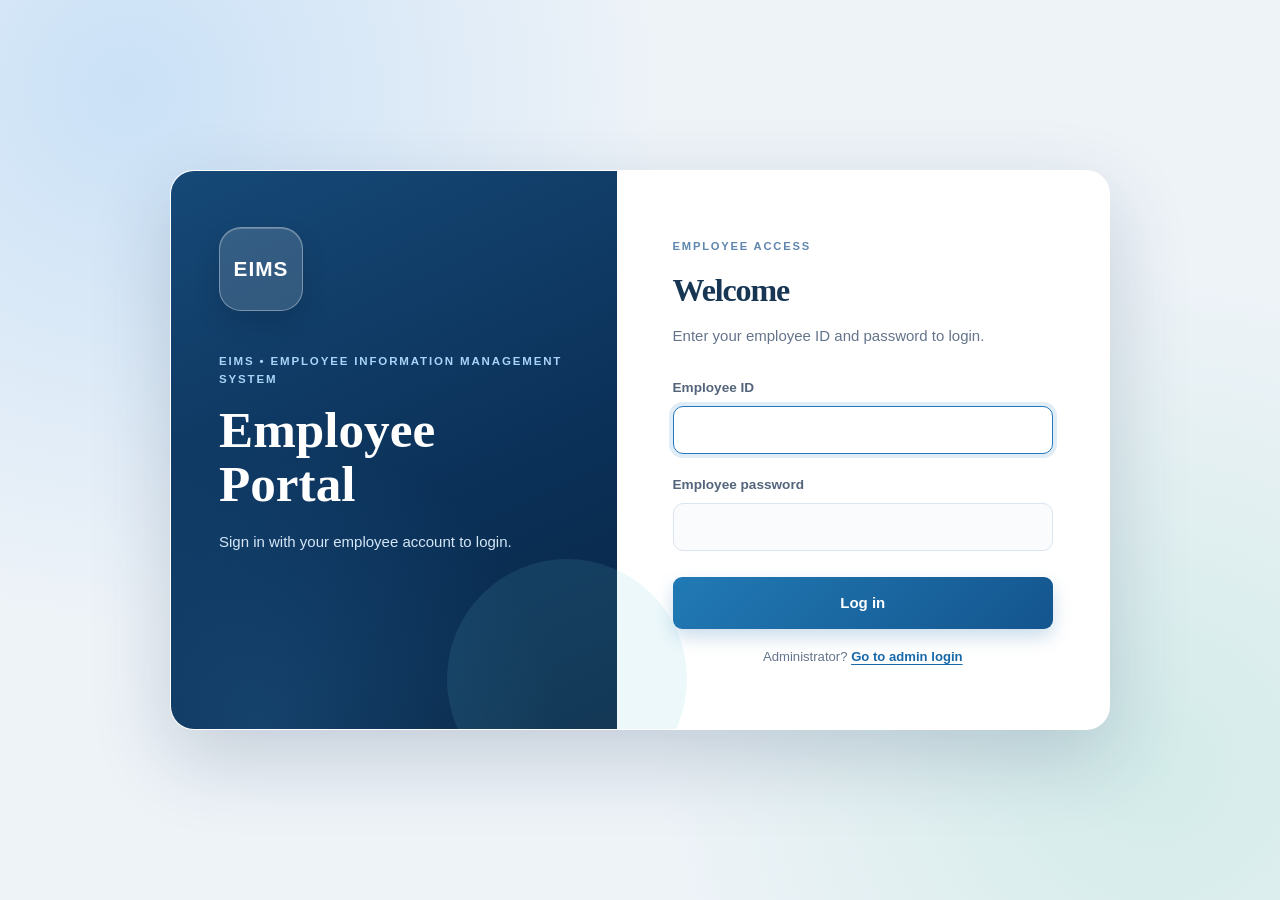
<file: index.html>
<!DOCTYPE html>
<html lang="en">
<head>
    <meta charset="UTF-8">
    <meta name="viewport" content="width=device-width, initial-scale=1.0">
    <title>Employee Login | SAOC Attendance</title>
    <style>
        * {
            box-sizing: border-box;
        }

        body {
            margin: 0;
            color: #16233a;
            background: #eef3f8;
            font-family: "Segoe UI", "Trebuchet MS", Arial, sans-serif;
            font-size: 15px;
            line-height: 1.55;
        }

        h1,
        h2 {
            font-family: Georgia, "Times New Roman", serif;
        }

        img {
            max-width: 100%;
        }

        .auth-page {
            display: grid;
            min-height: 100vh;
            place-items: center;
            padding: 24px;
            background:
                radial-gradient(circle at top left, #d7e9fb 0, transparent 45%),
                radial-gradient(circle at bottom right, #d3f1ef 0, transparent 40%),
                #eef3f8;
        }

        .auth-shell {
            display: grid;
            grid-template-columns: minmax(280px, 0.95fr) minmax(320px, 1.05fr);
            width: min(940px, 100%);
            min-height: 560px;
            overflow: hidden;
            border-radius: 24px;
            background: #fff;
            box-shadow: 0 24px 70px rgba(30, 69, 111, 0.18);
        }

        .auth-brand-panel {
            position: relative;
            padding: 56px 48px;
            color: #fff;
            background: linear-gradient(155deg, #0e3a6e 0%, #0a2c55 55%, #071f3d 100%);
        }

        .auth-brand-panel::after {
            position: absolute;
            right: -70px;
            bottom: -70px;
            width: 240px;
            height: 240px;
            border-radius: 50%;
            background: rgba(103, 194, 214, 0.12);
            content: "";
        }

        .auth-logo {
            display: grid;
            width: 84px;
            height: 84px;
            place-items: center;
            margin-bottom: 42px;
            border: 1px solid rgba(255, 255, 255, 0.35);
            border-radius: 20px;
            background: rgba(255, 255, 255, 0.12);
            color: #fff;
            font-size: 1.3rem;
            font-weight: 700;
            letter-spacing: 0.05em;
        }

        .eyebrow {
            margin: 0;
            color: #a9d3f7;
            font-size: 0.72rem;
            font-weight: 700;
            letter-spacing: 0.16em;
            text-transform: uppercase;
        }

        .auth-brand-panel h1 {
            margin: 14px 0 18px;
            font-size: clamp(2.1rem, 4vw, 3.4rem);
            line-height: 1.06;
        }

        .brand-copy {
            position: relative;
            z-index: 1;
            max-width: 310px;
            margin: 0;
            color: #d5e7f7;
            line-height: 1.7;
        }

        .auth-card {
            display: flex;
            flex-direction: column;
            justify-content: center;
            padding: 56px 52px;
        }

        .section-kicker {
            display: inline-block;
            color: #5f86ae;
            font-size: 0.7rem;
            font-weight: 700;
            letter-spacing: 0.16em;
            text-transform: uppercase;
        }

        .auth-card-heading h2 {
            margin: 10px 0 8px;
            font-size: 2rem;
        }

        .auth-card-heading p {
            margin: 0;
            color: #64748b;
        }

        .auth-form {
            display: grid;
            gap: 8px;
            margin-top: 30px;
        }

        .auth-form label {
            color: #53647b;
            font-size: 0.85rem;
            font-weight: 700;
        }

        .auth-form input {
            width: 100%;
            height: 48px;
            margin-bottom: 12px;
            padding: 0 14px;
            border: 1px solid #dfe8f1;
            border-radius: 10px;
            background: #f8fbfe;
            color: #16233a;
            font: inherit;
        }

        .auth-form input:focus {
            border-color: #2478bd;
            box-shadow: 0 0 0 3px rgba(36, 120, 189, 0.15);
            outline: none;
        }

        .primary-button {
            display: block;
            width: 100%;
            margin-top: 6px;
            padding: 14px 18px;
            border: 0;
            border-radius: 9px;
            background: linear-gradient(135deg, #1567a8, #0e4f86);
            box-shadow: 0 8px 18px rgba(18, 100, 163, 0.28);
            color: #fff;
            text-align: center;
            text-decoration: none;
            cursor: pointer;
            font: inherit;
            font-weight: 700;
            transition: background 0.15s ease, transform 0.1s ease;
        }

        .primary-button:hover {
            background: linear-gradient(135deg, #0e4f86, #0a3f6b);
        }

        .primary-button:active {
            transform: translateY(1px);
        }

        .static-note {
            margin: 18px 0 0;
            color: #64748b;
            font-size: 0.82rem;
            text-align: center;
        }

        @media (max-width: 800px) {
            .auth-shell {
                grid-template-columns: 1fr;
                min-height: 0;
            }

            .auth-brand-panel {
                padding: 34px 30px;
            }

            .auth-logo {
                width: 60px;
                height: 60px;
                margin-bottom: 22px;
            }

            .auth-card {
                padding: 36px 28px;
            }
        }

        @media (max-width: 600px) {
            .auth-page {
                padding: 16px;
            }
        }

        .auth-page {
            background:
                radial-gradient(circle at 10% 10%, rgba(188, 218, 246, 0.72), transparent 38%),
                radial-gradient(circle at 90% 85%, rgba(190, 229, 222, 0.56), transparent 36%),
                #eef3f8;
        }

        .auth-shell {
            border: 1px solid rgba(255, 255, 255, 0.8);
            box-shadow: 0 28px 80px rgba(24, 57, 91, 0.2);
        }

        .auth-brand-panel {
            background:
                radial-gradient(circle at 20% 100%, rgba(57, 139, 198, 0.24), transparent 45%),
                linear-gradient(155deg, #164977 0%, #0b3159 58%, #082544 100%);
        }

        .auth-logo {
            border-radius: 22px;
            background: rgba(255, 255, 255, 0.14);
            box-shadow: inset 0 1px rgba(255, 255, 255, 0.22), 0 12px 24px rgba(3, 20, 38, 0.16);
        }

        .auth-card {
            padding: 60px 56px;
        }

        .auth-card-heading h2 {
            color: #173653;
            letter-spacing: -0.035em;
        }

        .auth-form input {
            border-color: #dbe5ef;
            background: #f9fbfd;
            transition: border-color 150ms ease, box-shadow 150ms ease, background-color 150ms ease;
        }

        .auth-form input:hover {
            border-color: #b7cadc;
        }

        .auth-form input:focus {
            border-color: #2478bd;
            background: #fff;
            box-shadow: 0 0 0 4px rgba(36, 120, 189, 0.14);
        }

        .primary-button {
            background: linear-gradient(135deg, #217ab5, #14558e);
            box-shadow: 0 8px 18px rgba(18, 100, 163, 0.22);
            transition: background 150ms ease, box-shadow 150ms ease, transform 150ms ease;
        }

        .primary-button:hover {
            background: linear-gradient(135deg, #1769a3, #104575);
            box-shadow: 0 10px 22px rgba(18, 100, 163, 0.28);
            transform: translateY(-1px);
        }

        .static-note a {
            color: #1769aa;
            font-weight: 700;
            text-decoration-thickness: 1px;
            text-underline-offset: 3px;
        }

        :focus-visible {
            outline: 3px solid rgba(41, 132, 194, 0.45);
            outline-offset: 3px;
        }

        @media (max-width: 800px) {
            .auth-card {
                padding: 40px 32px;
            }
        }
    </style>
</head>
<body class="auth-page employee-auth-page">
    <main class="auth-shell">
        <section class="auth-brand-panel">
            <div class="auth-logo" aria-label="Employee information management system">EIMS</div>
            <p class="eyebrow">EIMS • EMPLOYEE INFORMATION MANAGEMENT SYSTEM</p>
            <h1>Employee<br>Portal</h1>
            <p class="brand-copy">Sign in with your employee account to login.</p>
        </section>

        <section class="auth-card">
            <div class="auth-card-heading">
                <span class="section-kicker">Employee access</span>
                <h2>Welcome</h2>
                <p>Enter your employee ID and password to login.</p>
            </div>

            <form class="auth-form" action="employee-home.html" method="get">
                <label for="employee-id">Employee ID</label>
                <input id="employee-id" name="employee_id" type="text" maxlength="50"
                       autocomplete="username" required autofocus>

                <label for="employee-password">Employee password</label>
                <input id="employee-password" name="password" type="password"
                       autocomplete="current-password" required>

                <button class="primary-button" type="submit">Log in</button>
            </form>
            <p class="static-note">Administrator? <a href="admin-login.html">Go to admin login</a></p>
        </section>
    </main>
</body>
</html>
</file>
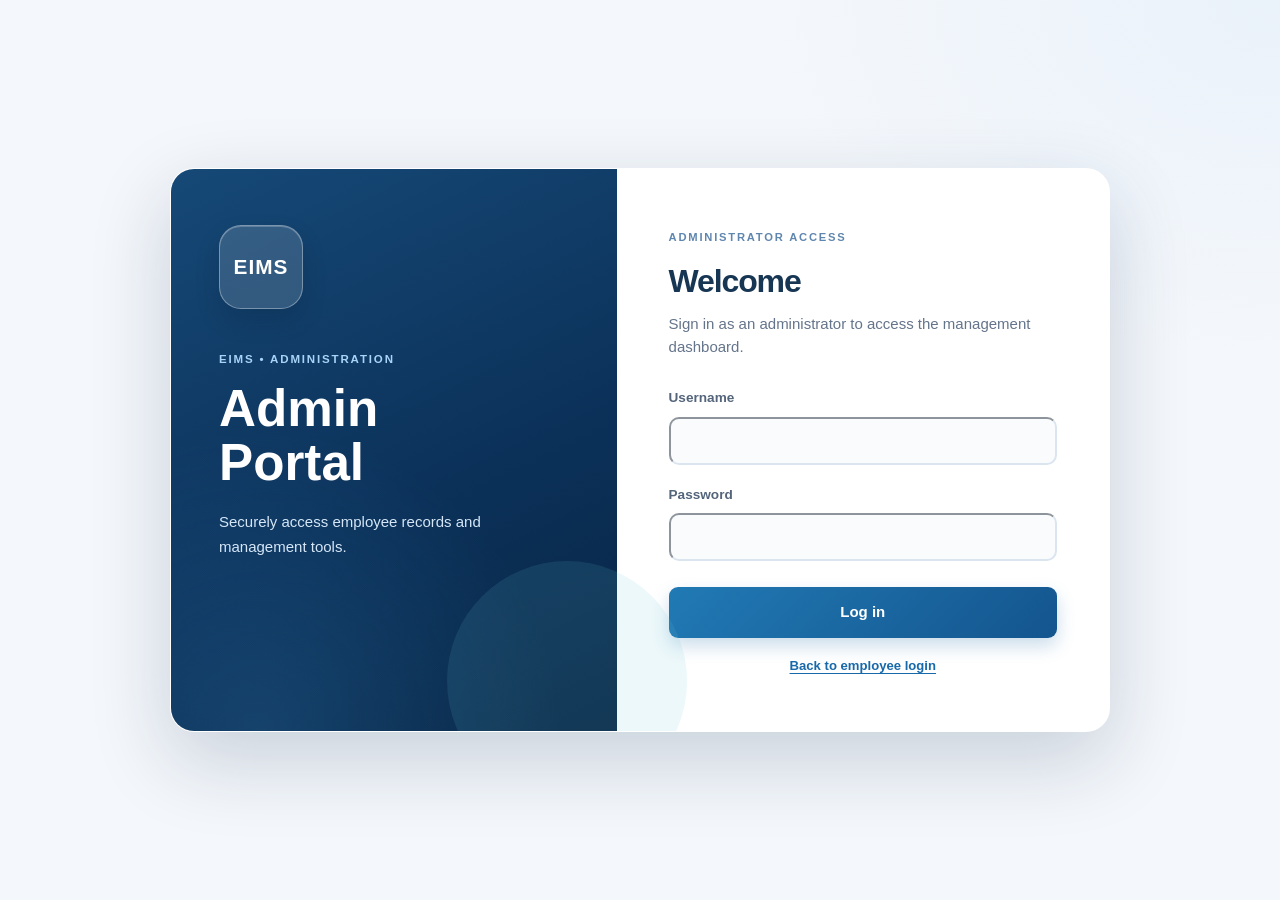
<file: admin-login.html>
<!DOCTYPE html>
<html lang="en">
<head>
    <meta charset="UTF-8">
    <meta name="viewport" content="width=device-width, initial-scale=1.0">
    <title>Admin Login | EIMS</title>
    <link rel="stylesheet" href="portal.css">
</head>
<body class="admin-login-page">
    <main class="auth-shell admin-auth-shell">
        <section class="auth-brand-panel">
            <div class="auth-logo" aria-label="Employee information management system">EIMS</div>
            <p class="eyebrow">EIMS • ADMINISTRATION</p>
            <h1>Admin<br>Portal</h1>
            <p class="brand-copy">Securely access employee records and management tools.</p>
        </section>

        <section class="auth-card">
            <div class="auth-card-heading">
                <span class="section-kicker">Administrator access</span>
                <h2>Welcome</h2>
                <p>Sign in as an administrator to access the management dashboard.</p>
            </div>
            <form class="auth-form" action="dashboard.html" method="get">
                <label for="admin-username">Username</label>
                <input id="admin-username" name="username" autocomplete="username" required>

                <label for="admin-password">Password</label>
                <input id="admin-password" name="password" type="password" autocomplete="current-password" required>

                <button class="primary-button" type="submit">Log in</button>
            </form>
            <p class="static-note"><a href="index.html">Back to employee login</a></p>
        </section>
    </main>
</body>
</html>
</file>
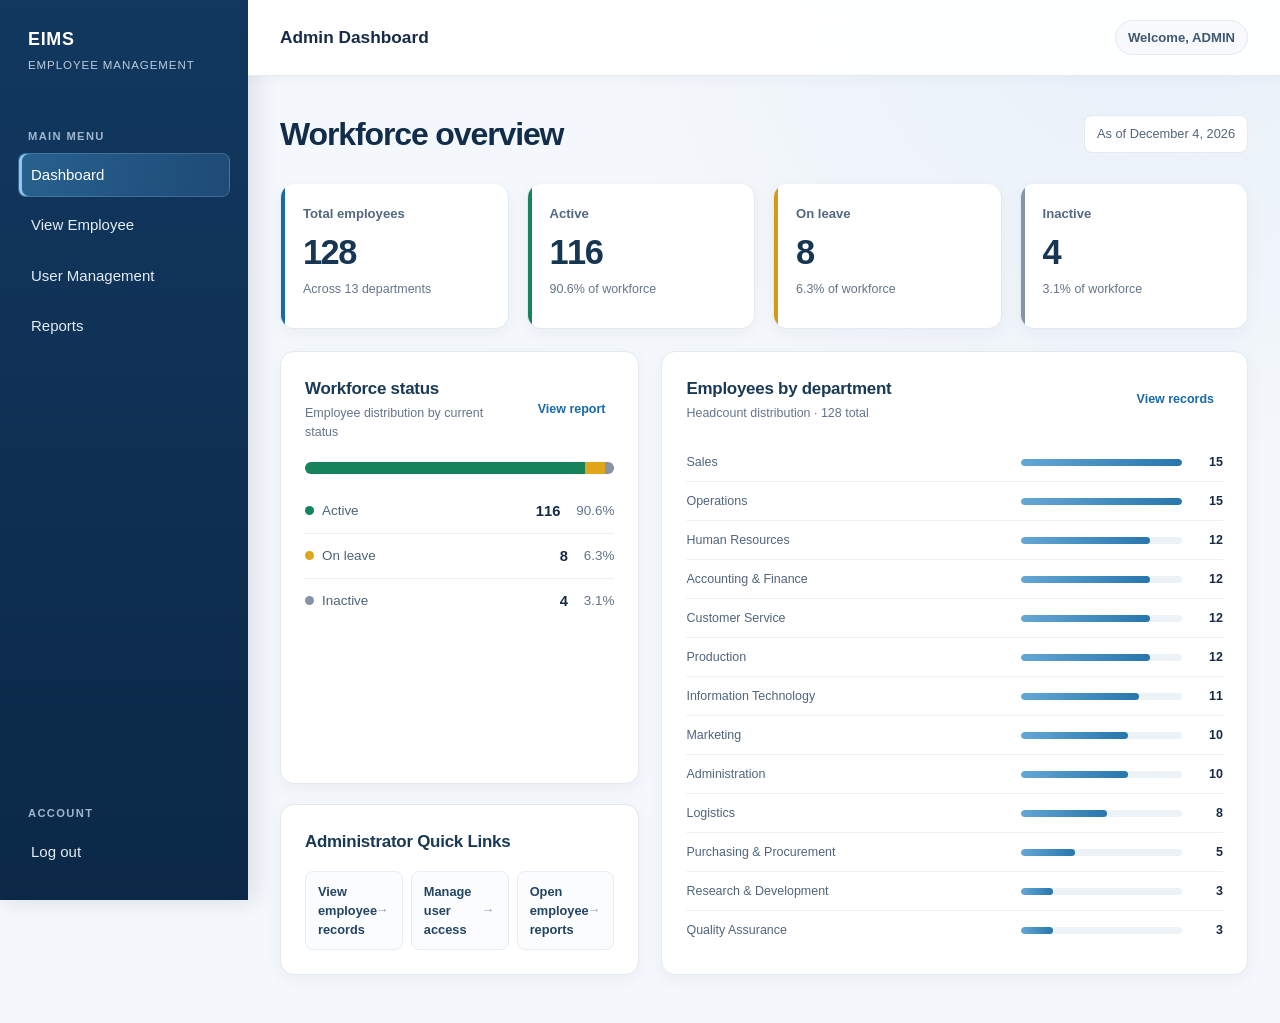
<file: dashboard.html>
<!DOCTYPE html>
<html lang="en">
<head>
    <meta charset="UTF-8">
    <meta name="viewport" content="width=device-width, initial-scale=1.0">
    <title>Dashboard | Employee Information Management System</title>
    <link rel="stylesheet" href="portal.css">
</head>
<body class="admin-dashboard">
    <div class="app-shell">
        <aside class="sidebar">
            <p class="brand">EIMS <small>EMPLOYEE MANAGEMENT</small></p>
            <p class="nav-label">Main menu</p>
            <nav class="nav-links" aria-label="Main navigation">
                <a class="active" href="dashboard.html">Dashboard</a>
                <a href="employee-records.html">View Employee</a>
                <a href="user-management.html">User Management</a>
                <a href="reports.html">Reports</a>
            </nav>
            <div class="sidebar-account">
                <p class="nav-label">Account</p>
                <nav class="nav-links" aria-label="Account navigation">
                    <a href="index.html">Log out</a>
                </nav>
            </div>
        </aside>

        <main class="workspace">
            <header class="topbar">
                <strong>Admin Dashboard</strong>
                <span class="user-chip">Welcome, ADMIN</span>
            </header>
            <div class="content">
                <div class="page-heading">
                    <div>
                        <h1>Workforce overview</h1>
                    </div>
                    <span class="dashboard-date">As of <time id="dashboard-date"></time></span>
                </div>

                <section class="stat-grid" aria-label="Summary statistics">
                    <article class="stat-card dashboard-stat">
                        <span class="stat-label">Total employees</span>
                        <strong class="stat-value">128</strong>
                        <span class="dashboard-stat-note">Across 13 departments</span>
                    </article>
                    <article class="stat-card dashboard-stat active-stat">
                        <span class="stat-label">Active</span>
                        <strong class="stat-value">116</strong>
                        <span class="dashboard-stat-note">90.6% of workforce</span>
                    </article>
                    <article class="stat-card dashboard-stat leave-stat">
                        <span class="stat-label">On leave</span>
                        <strong class="stat-value">8</strong>
                        <span class="dashboard-stat-note">6.3% of workforce</span>
                    </article>
                    <article class="stat-card dashboard-stat inactive-stat">
                        <span class="stat-label">Inactive</span>
                        <strong class="stat-value">4</strong>
                        <span class="dashboard-stat-note">3.1% of workforce</span>
                    </article>
                </section>

                <div class="panel-grid">
                    <div class="dashboard-side-stack">
                        <section class="card dashboard-panel" aria-labelledby="workforce-status-heading">
                            <div class="dashboard-panel-heading">
                                <div>
                                    <h2 id="workforce-status-heading">Workforce status</h2>
                                    <p>Employee distribution by current status</p>
                                </div>
                                <a href="reports.html">View report</a>
                            </div>
                            <div class="dashboard-status-bar" role="img" aria-label="116 active employees, 8 on leave, and 4 inactive employees, out of 128 total">
                                <span class="status-segment active-segment" style="width: 90.625%"></span>
                                <span class="status-segment leave-segment" style="width: 6.25%"></span>
                                <span class="status-segment inactive-segment" style="width: 3.125%"></span>
                            </div>
                            <ul class="dashboard-status-list">
                                <li><span class="status-key active-key">Active</span><strong>116</strong><span>90.6%</span></li>
                                <li><span class="status-key leave-key">On leave</span><strong>8</strong><span>6.3%</span></li>
                                <li><span class="status-key inactive-key">Inactive</span><strong>4</strong><span>3.1%</span></li>
                            </ul>
                        </section>

                        <section class="card dashboard-shortcuts" aria-labelledby="admin-shortcuts-heading">
                            <div class="dashboard-panel-heading">
                                <div>
                                    <h2 id="admin-shortcuts-heading">Administrator Quick Links</h2>
                                </div>
                            </div>
                            <nav class="quick-links" aria-label="Administrator shortcuts">
                                <a href="employee-records.html">View employee records</a>
                                <a href="user-management.html">Manage user access</a>
                                <a href="reports.html">Open employee reports</a>
                            </nav>
                        </section>
                    </div>

                    <section class="card dashboard-panel" aria-labelledby="department-headcount-heading">
                        <div class="dashboard-panel-heading">
                            <div>
                                <h2 id="department-headcount-heading">Employees by department</h2>
                                <p>Headcount distribution · 128 total</p>
                            </div>
                            <a href="employee-records.html">View records</a>
                        </div>
                        <ul class="department-bars">
                            <li><span>Sales</span><span class="department-track"><span style="width: 100%"></span></span><strong>15</strong></li>
                            <li><span>Operations</span><span class="department-track"><span style="width: 100%"></span></span><strong>15</strong></li>
                            <li><span>Human Resources</span><span class="department-track"><span style="width: 80%"></span></span><strong>12</strong></li>
                            <li><span>Accounting &amp; Finance</span><span class="department-track"><span style="width: 80%"></span></span><strong>12</strong></li>
                            <li><span>Customer Service</span><span class="department-track"><span style="width: 80%"></span></span><strong>12</strong></li>
                            <li><span>Production</span><span class="department-track"><span style="width: 80%"></span></span><strong>12</strong></li>
                            <li><span>Information Technology</span><span class="department-track"><span style="width: 73.33%"></span></span><strong>11</strong></li>
                            <li><span>Marketing</span><span class="department-track"><span style="width: 66.67%"></span></span><strong>10</strong></li>
                            <li><span>Administration</span><span class="department-track"><span style="width: 66.67%"></span></span><strong>10</strong></li>
                            <li><span>Logistics</span><span class="department-track"><span style="width: 53.33%"></span></span><strong>8</strong></li>
                            <li><span>Purchasing &amp; Procurement</span><span class="department-track"><span style="width: 33.33%"></span></span><strong>5</strong></li>
                            <li><span>Research &amp; Development</span><span class="department-track"><span style="width: 20%"></span></span><strong>3</strong></li>
                            <li><span>Quality Assurance</span><span class="department-track"><span style="width: 20%"></span></span><strong>3</strong></li>
                        </ul>
                    </section>
                </div>
            </div>
        </main>
    </div>
    <script>
        document.getElementById("dashboard-date").textContent = new Intl.DateTimeFormat("en", {
            dateStyle: "long"
        }).format(new Date());
    </script>
    <script src="mobile-nav.js"></script>
</body>
</html>
</file>
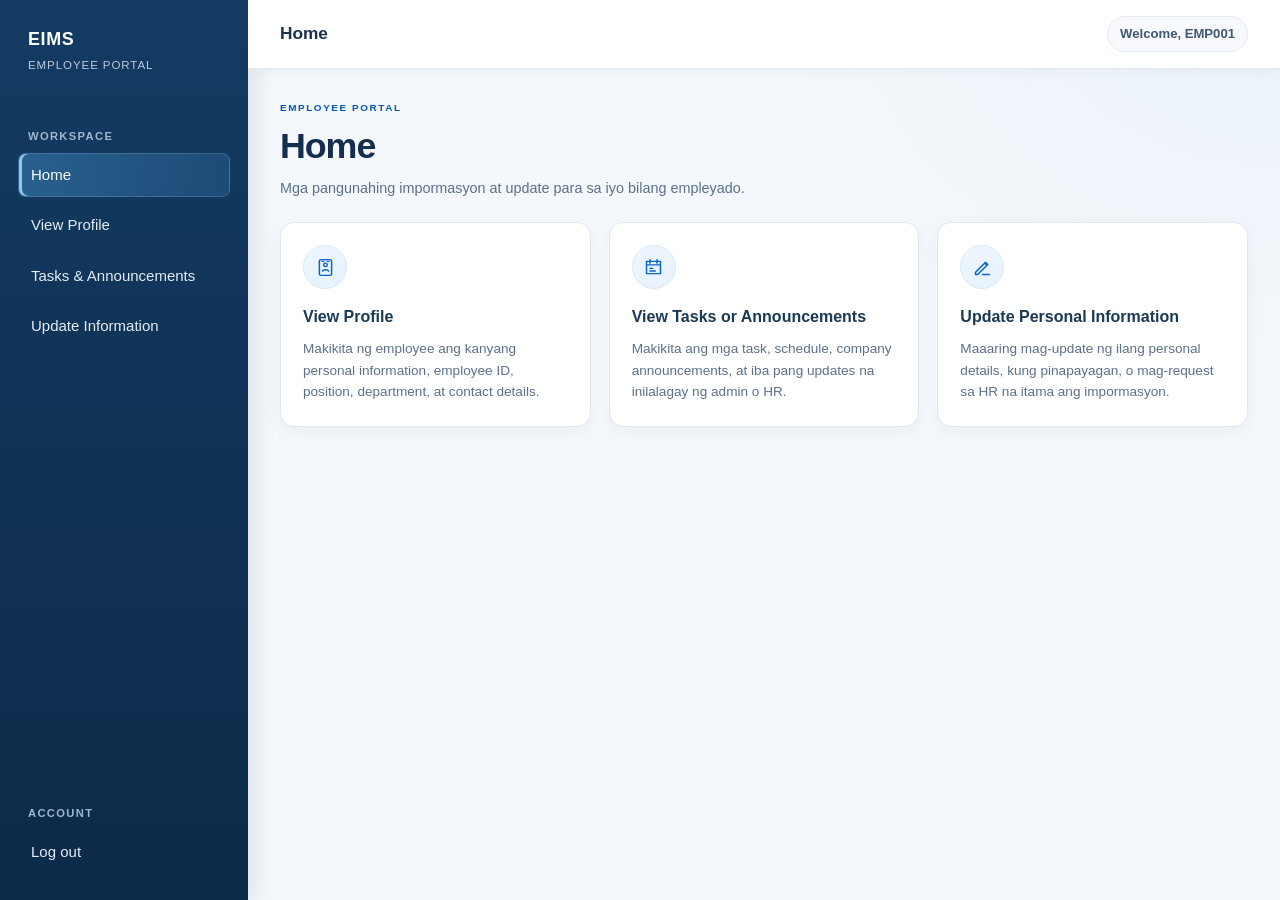
<file: employee-home.html>
<!DOCTYPE html>
<html lang="fil">
<head>
    <meta charset="UTF-8">
    <meta name="viewport" content="width=device-width, initial-scale=1.0">
    <title>Employee Home | EIMS</title>
    <link rel="stylesheet" href="portal.css">
</head>
<body class="ems-home">
    <div class="app-shell">
        <aside class="sidebar">
            <p class="brand">EIMS <small>EMPLOYEE PORTAL</small></p>
            <p class="nav-label">Workspace</p>
            <nav class="nav-links" aria-label="Employee navigation">
                <a class="active" href="employee-home.html">Home</a>
                <a href="employee-profile.html">View Profile</a>
                <a href="employee-updates.html">Tasks &amp; Announcements</a>
                <a href="employee-information.html">Update Information</a>
            </nav>
            <div class="sidebar-account">
                <p class="nav-label">Account</p>
                <nav class="nav-links" aria-label="Account navigation">
                    <a href="index.html">Log out</a>
                </nav>
            </div>
        </aside>

        <main class="workspace" id="home">
            <header class="topbar">
                <strong>Home</strong>
                <span class="user-chip">Welcome, EMP001</span>
            </header>
            <div class="content">
                <section class="ems-features" aria-labelledby="home-heading">
                    <div class="ems-section-intro">
                        <p class="ems-eyebrow">EMPLOYEE PORTAL</p>
                        <h1 id="home-heading">Home</h1>
                        <p>Mga pangunahing impormasyon at update para sa iyo bilang empleyado.</p>
                    </div>
                    <div class="ems-feature-grid">
                        <a class="ems-feature-card employee-home-link" href="employee-profile.html">
                            <span class="ems-feature-icon" aria-hidden="true">
                                <svg viewBox="0 0 24 24"><rect x="5" y="3" width="14" height="18" rx="2"></rect><circle cx="12" cy="9" r="2"></circle><path d="M8.5 16c.6-2 6.4-2 7 0M8 5h2M14 5h2"></path></svg>
                            </span>
                            <h2>View Profile</h2>
                            <p>Makikita ng employee ang kanyang personal information, employee ID, position, department, at contact details.</p>
                        </a>
                        <a class="ems-feature-card employee-home-link" href="employee-updates.html">
                            <span class="ems-feature-icon" aria-hidden="true">
                                <svg viewBox="0 0 24 24"><path d="M4 5h16v14H4zM8 3v4M16 3v4M4 9h16M8 13h3M8 16h6"></path></svg>
                            </span>
                            <h2>View Tasks or Announcements</h2>
                            <p>Makikita ang mga task, schedule, company announcements, at iba pang updates na inilalagay ng admin o HR.</p>
                        </a>
                        <a class="ems-feature-card employee-home-link" href="employee-information.html">
                            <span class="ems-feature-icon" aria-hidden="true">
                                <svg viewBox="0 0 24 24"><path d="M4 17.5V20h2.5L18 8.5 15.5 6 4 17.5zM14.5 7l2.5 2.5M12 20h8"></path></svg>
                            </span>
                            <h2>Update Personal Information</h2>
                            <p>Maaaring mag-update ng ilang personal details, kung pinapayagan, o mag-request sa HR na itama ang impormasyon.</p>
                        </a>
                    </div>
                </section>
            </div>
        </main>
    </div>
    <script src="mobile-nav.js"></script>
</body>
</html>
</file>
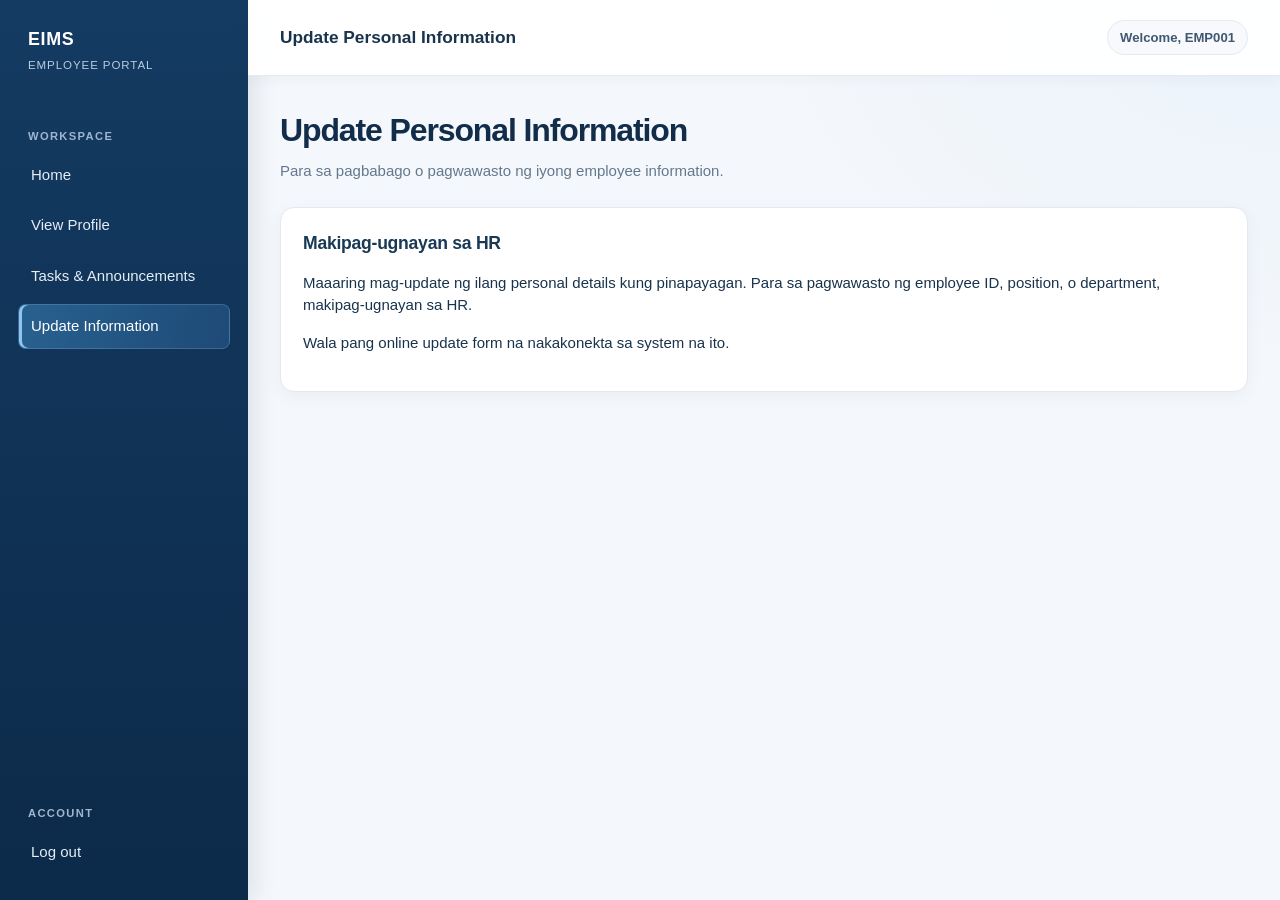
<file: employee-information.html>
<!DOCTYPE html>
<html lang="fil">
<head>
    <meta charset="UTF-8">
    <meta name="viewport" content="width=device-width, initial-scale=1.0">
    <title>Update Personal Information | EIMS</title>
    <link rel="stylesheet" href="portal.css">
</head>
<body>
    <div class="app-shell">
        <aside class="sidebar">
            <p class="brand">EIMS <small>EMPLOYEE PORTAL</small></p>
            <p class="nav-label">Workspace</p>
            <nav class="nav-links" aria-label="Employee navigation">
                <a href="employee-home.html">Home</a>
                <a href="employee-profile.html">View Profile</a>
                <a href="employee-updates.html">Tasks &amp; Announcements</a>
                <a class="active" href="employee-information.html">Update Information</a>
            </nav>
            <div class="sidebar-account">
                <p class="nav-label">Account</p>
                <nav class="nav-links" aria-label="Account navigation">
                    <a href="index.html">Log out</a>
                </nav>
            </div>
        </aside>
        <main class="workspace">
            <header class="topbar">
                <strong>Update Personal Information</strong>
                <span class="user-chip">Welcome, EMP001</span>
            </header>
            <div class="content">
                <div class="page-heading">
                    <div>
                        <h1>Update Personal Information</h1>
                        <p>Para sa pagbabago o pagwawasto ng iyong employee information.</p>
                    </div>
                </div>
                <section class="card" aria-labelledby="update-information-heading">
                    <h2 id="update-information-heading">Makipag-ugnayan sa HR</h2>
                    <p>Maaaring mag-update ng ilang personal details kung pinapayagan. Para sa pagwawasto ng employee ID, position, o department, makipag-ugnayan sa HR.</p>
                    <p>Wala pang online update form na nakakonekta sa system na ito.</p>
                </section>
            </div>
        </main>
    </div>
    <script src="mobile-nav.js"></script>
</body>
</html>
</file>
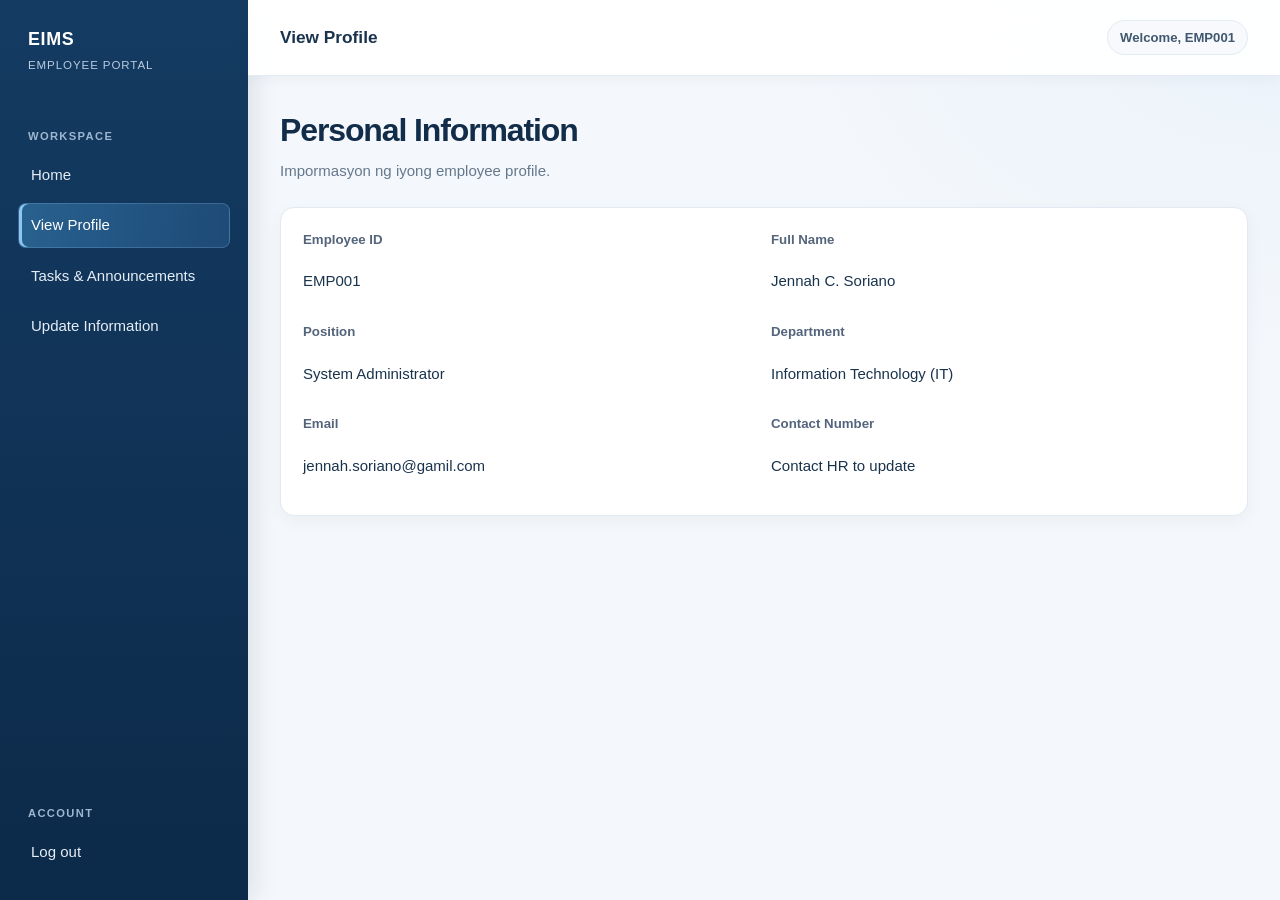
<file: employee-profile.html>
<!DOCTYPE html>
<html lang="fil">
<head>
    <meta charset="UTF-8">
    <meta name="viewport" content="width=device-width, initial-scale=1.0">
    <title>Employee Profile | EIMS</title>
    <link rel="stylesheet" href="portal.css">
</head>
<body>
    <div class="app-shell">
        <aside class="sidebar">
            <p class="brand">EIMS <small>EMPLOYEE PORTAL</small></p>
            <p class="nav-label">Workspace</p>
            <nav class="nav-links" aria-label="Employee navigation">
                <a href="employee-home.html">Home</a>
                <a class="active" href="employee-profile.html">View Profile</a>
                <a href="employee-updates.html">Tasks &amp; Announcements</a>
                <a href="employee-information.html">Update Information</a>
            </nav>
            <div class="sidebar-account">
                <p class="nav-label">Account</p>
                <nav class="nav-links" aria-label="Account navigation">
                    <a href="index.html">Log out</a>
                </nav>
            </div>
        </aside>
        <main class="workspace">
            <header class="topbar">
                <strong>View Profile</strong>
                <span class="user-chip">Welcome, EMP001</span>
            </header>
            <div class="content">
                <div class="page-heading">
                    <div>
                        <h1>Personal Information</h1>
                        <p>Impormasyon ng iyong employee profile.</p>
                    </div>
                </div>
                <section class="card" aria-label="Employee profile details">
                    <div class="form-grid">
                        <div class="field"><label>Employee ID</label><p>EMP001</p></div>
                        <div class="field"><label>Full Name</label><p>Jennah C. Soriano</p></div>
                        <div class="field"><label>Position</label><p>System Administrator</p></div>
                        <div class="field"><label>Department</label><p>Information Technology (IT)</p></div>
                        <div class="field"><label>Email</label><p>jennah.soriano@gamil.com</p></div>
                        <div class="field"><label>Contact Number</label><p>Contact HR to update</p></div>
                    </div>
                </section>
            </div>
        </main>
    </div>
    <script src="mobile-nav.js"></script>
</body>
</html>
</file>
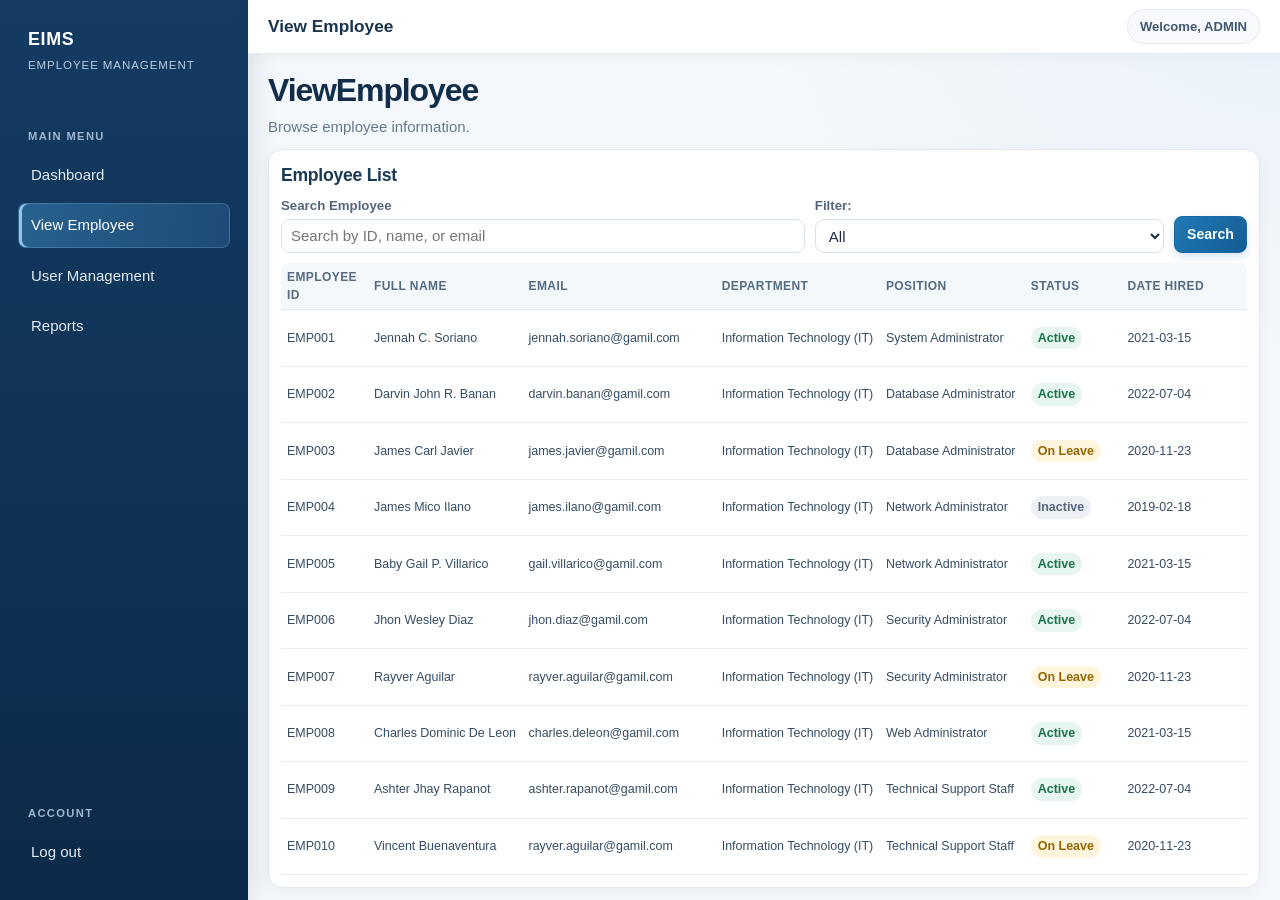
<file: employee-records.html>
<!DOCTYPE html>
<html lang="en">
<head>
    <meta charset="UTF-8">
    <meta name="viewport" content="width=device-width, initial-scale=1.0">
    <title>Employee Records | Employee Information Management System</title>
    <link rel="stylesheet" href="portal.css">
</head>
<body class="employee-records-page">
    <div class="app-shell">
        <aside class="sidebar">
            <p class="brand">EIMS <small>EMPLOYEE MANAGEMENT</small></p>
            <p class="nav-label">Main menu</p>
            <nav class="nav-links" aria-label="Main navigation">
                <a href="dashboard.html">Dashboard</a>
                <a class="active" href="employee-records.html">View Employee</a>
                <a href="user-management.html">User Management</a>
                <a href="reports.html">Reports</a>
            </nav>
            <div class="sidebar-account">
                <p class="nav-label">Account</p>
                <nav class="nav-links" aria-label="Account navigation">
                    <a href="index.html">Log out</a>
                </nav>
            </div>
        </aside>

        <main class="workspace">
            <header class="topbar">
                <strong>View Employee</strong>
                <span class="user-chip">Welcome, ADMIN</span>
            </header>
            <div class="content">
                <div class="page-heading">
                    <div>
                        <h1>ViewEmployee</h1>
                        <p>Browse employee information.</p>
                    </div>
                </div>

                <section class="card" aria-labelledby="employee-table-heading">
                    <h2 id="employee-table-heading">Employee List</h2>
                    <div class="employee-list-filters">
                        <div class="field">
                            <label for="employee-search">Search Employee</label>
                            <input id="employee-search" type="search" placeholder="Search by ID, name, or email">
                        </div>
                        <div class="field">
                            <label for="employee-department-filter">Filter:</label>
                            <select id="employee-department-filter">
                                <option value="">All</option>
                                <option>Information Technology (IT)</option>
                                <option>Human Resources (HR)</option>
                                <option>Finance</option>
                                <option>Operations</option>
                            </select>
                        </div>
                        <button class="button primary" type="button">Search</button>
                    </div>
                    <div class="table-wrap">
                        <table>
                            <thead>
                                <tr><th>Employee ID</th><th>Full Name</th><th>Email</th><th>Department</th><th>Position</th><th>Status</th><th>Date Hired</th></tr>
                            </thead>
                            <tbody>
                                <tr><td>EMP001</td><td>Jennah C. Soriano</td><td>jennah.soriano@gamil.com</td><td>Information Technology (IT)</td><td>System Administrator</td><td><span class="badge">Active</span></td><td>2021-03-15</td></tr>
                                <tr><td>EMP002</td><td>Darvin John R. Banan</td><td>darvin.banan@gamil.com</td><td>Information Technology (IT)</td><td>Database Administrator</td><td><span class="badge">Active</span></td><td>2022-07-04</td></tr>
                                <tr><td>EMP003</td><td>James Carl Javier</td><td>james.javier@gamil.com</td><td>Information Technology (IT)</td><td>Database Administrator</td><td><span class="badge pending">On Leave</span></td><td>2020-11-23</td></tr>
                                <tr><td>EMP004</td><td>James Mico Ilano</td><td>james.ilano@gamil.com</td><td>Information Technology (IT)</td><td>Network Administrator</td><td><span class="badge inactive">Inactive</span></td><td>2019-02-18</td></tr>
                                <tr><td>EMP005</td><td>Baby Gail P. Villarico</td><td>gail.villarico@gamil.com</td><td>Information Technology (IT)</td><td>Network Administrator</td><td><span class="badge">Active</span></td><td>2021-03-15</td></tr>
                                <tr><td>EMP006</td><td>Jhon Wesley Diaz</td><td>jhon.diaz@gamil.com</td><td>Information Technology (IT)</td><td>Security Administrator</td><td><span class="badge">Active</span></td><td>2022-07-04</td></tr>
                                <tr><td>EMP007</td><td>Rayver Aguilar</td><td>rayver.aguilar@gamil.com</td><td>Information Technology (IT)</td><td>Security Administrator</td><td><span class="badge pending">On Leave</span></td><td>2020-11-23</td></tr>
                                <tr><td>EMP008</td><td>Charles Dominic De Leon</td><td>charles.deleon@gamil.com</td><td>Information Technology (IT)</td><td>Web Administrator</td><td><span class="badge">Active</span></td><td>2021-03-15</td></tr>
                                <tr><td>EMP009</td><td>Ashter Jhay Rapanot</td><td>ashter.rapanot@gamil.com</td><td>Information Technology (IT)</td><td>Technical Support Staff</td><td><span class="badge">Active</span></td><td>2022-07-04</td></tr>
                                <tr><td>EMP010</td><td>Vincent Buenaventura</td><td>rayver.aguilar@gamil.com</td><td>Information Technology (IT)</td><td>Technical Support Staff</td><td><span class="badge pending">On Leave</span></td><td>2020-11-23</td></tr>
                            </tbody>
                        </table>
                    </div>
                </section>
            </div>
        </main>
    </div>
    <script src="mobile-nav.js"></script>
</body>
</html>
</file>
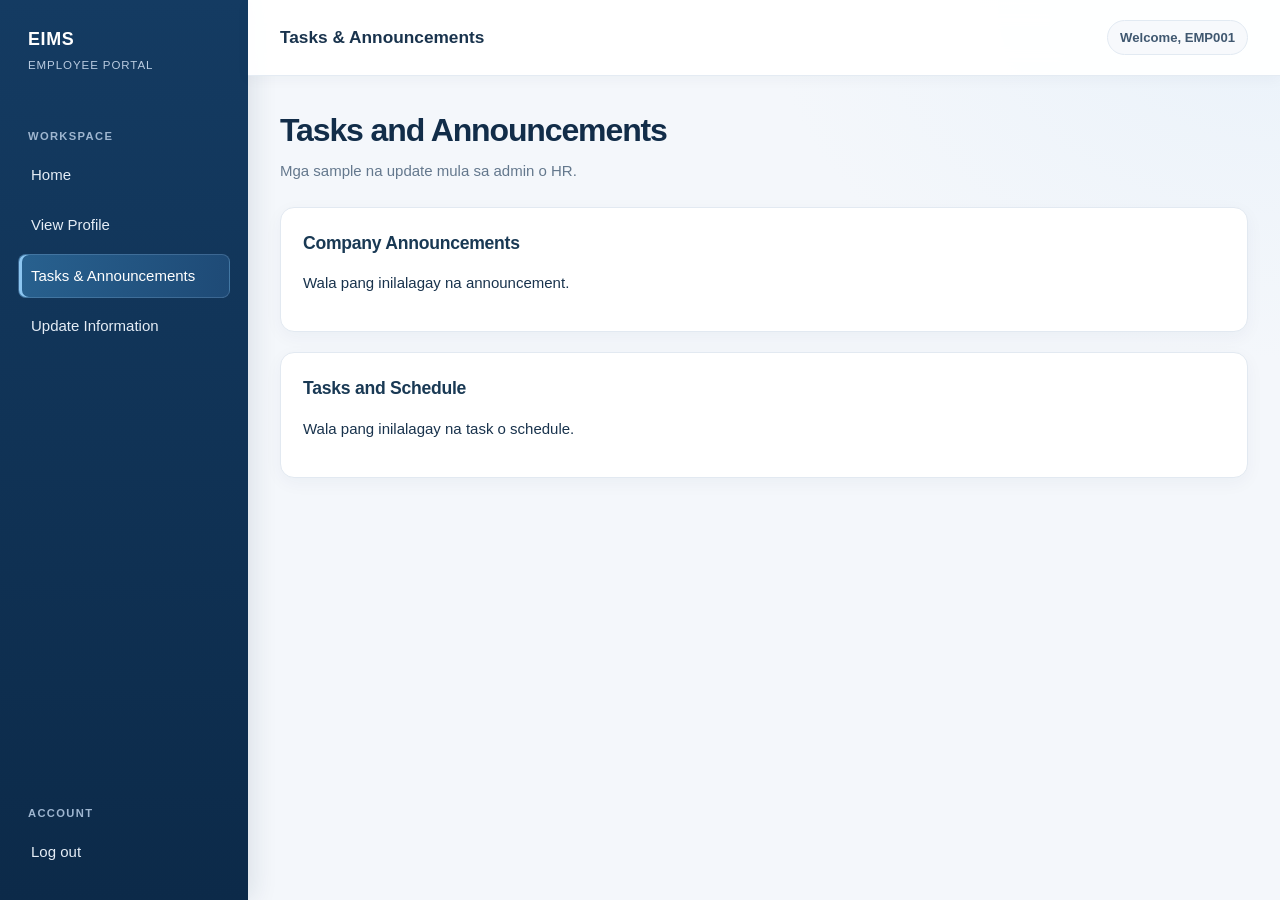
<file: employee-updates.html>
<!DOCTYPE html>
<html lang="fil">
<head>
    <meta charset="UTF-8">
    <meta name="viewport" content="width=device-width, initial-scale=1.0">
    <title>Tasks and Announcements | EIMS</title>
    <link rel="stylesheet" href="portal.css">
</head>
<body>
    <div class="app-shell">
        <aside class="sidebar">
            <p class="brand">EIMS <small>EMPLOYEE PORTAL</small></p>
            <p class="nav-label">Workspace</p>
            <nav class="nav-links" aria-label="Employee navigation">
                <a href="employee-home.html">Home</a>
                <a href="employee-profile.html">View Profile</a>
                <a class="active" href="employee-updates.html">Tasks &amp; Announcements</a>
                <a href="employee-information.html">Update Information</a>
            </nav>
            <div class="sidebar-account">
                <p class="nav-label">Account</p>
                <nav class="nav-links" aria-label="Account navigation">
                    <a href="index.html">Log out</a>
                </nav>
            </div>
        </aside>
        <main class="workspace">
            <header class="topbar">
                <strong>Tasks &amp; Announcements</strong>
                <span class="user-chip">Welcome, EMP001</span>
            </header>
            <div class="content">
                <div class="page-heading">
                    <div>
                        <h1>Tasks and Announcements</h1>
                        <p>Mga sample na update mula sa admin o HR.</p>
                    </div>
                </div>
                <section class="card" aria-labelledby="announcements-heading">
                    <h2 id="announcements-heading">Company Announcements</h2>
                    <p>Wala pang inilalagay na announcement.</p>
                </section>
                <section class="card" style="margin-top: 20px" aria-labelledby="tasks-heading">
                    <h2 id="tasks-heading">Tasks and Schedule</h2>
                    <p>Wala pang inilalagay na task o schedule.</p>
                </section>
            </div>
        </main>
    </div>
    <script src="mobile-nav.js"></script>
</body>
</html>
</file>
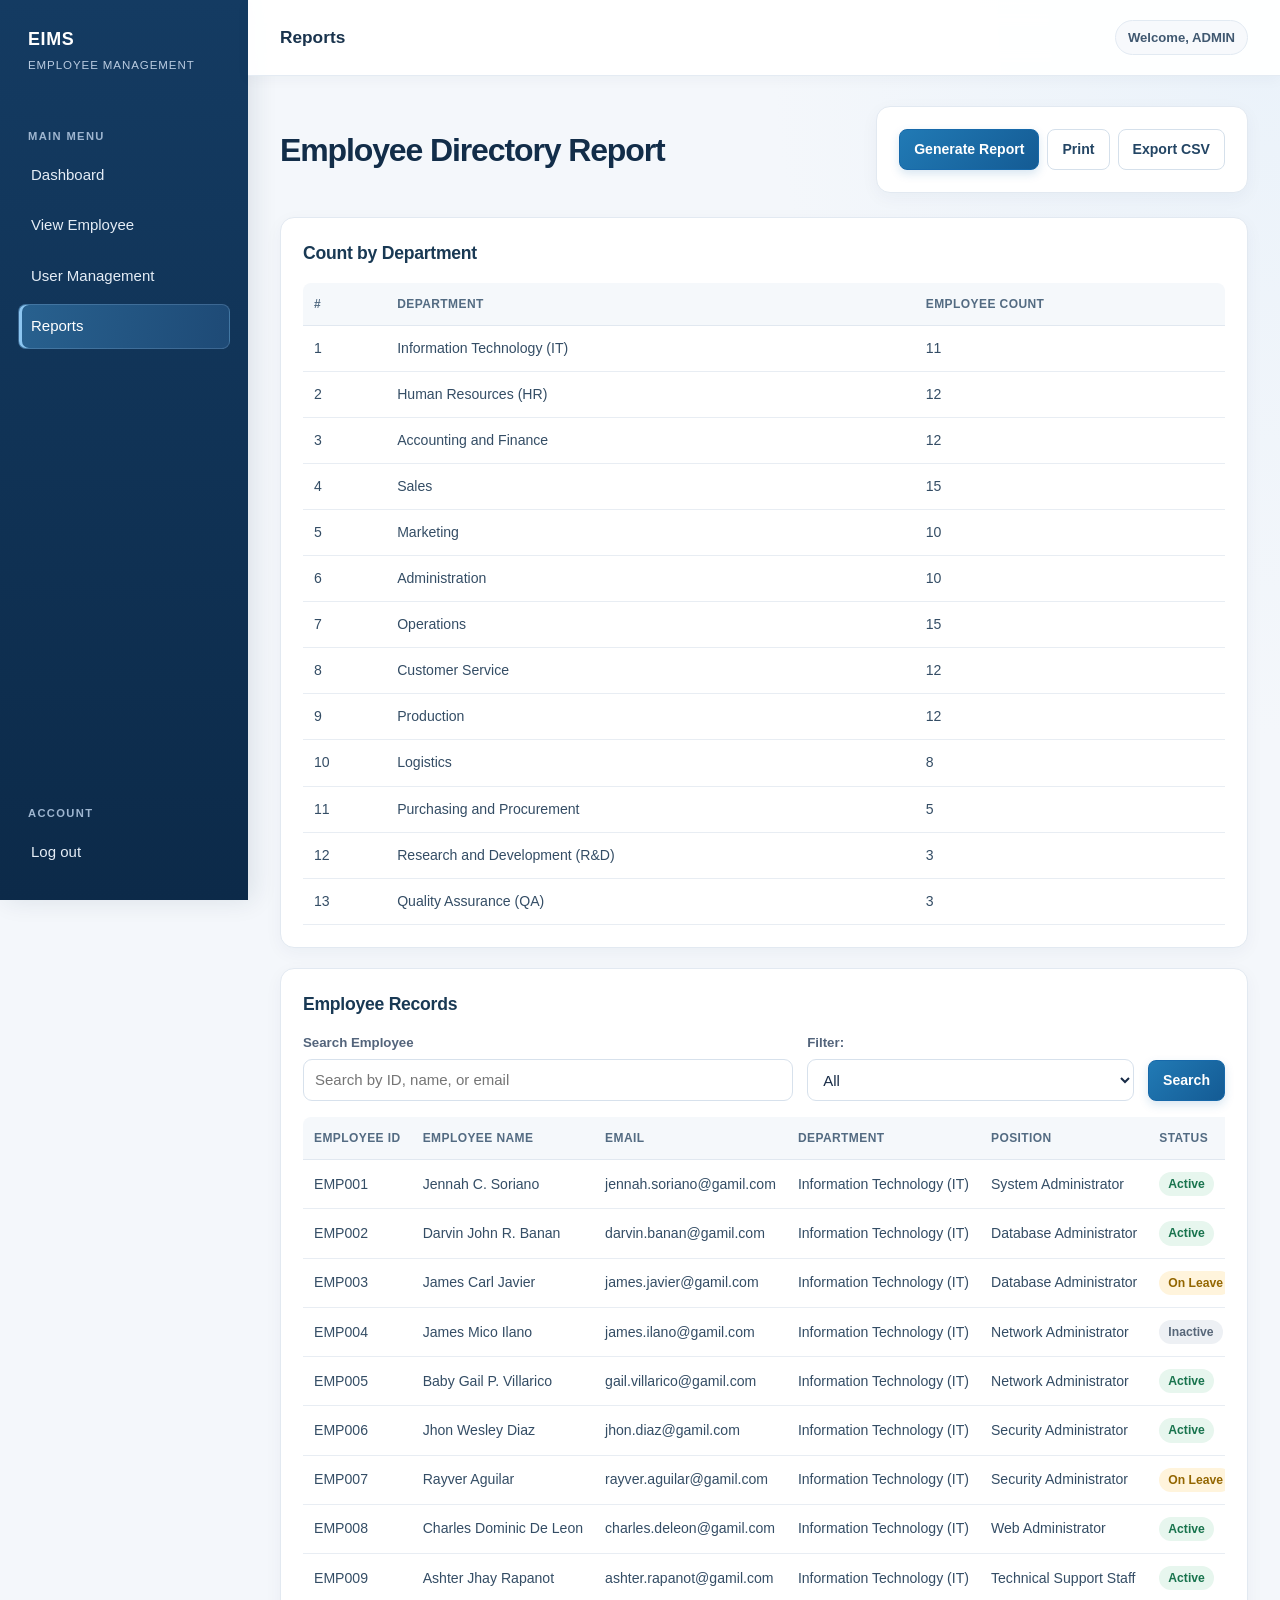
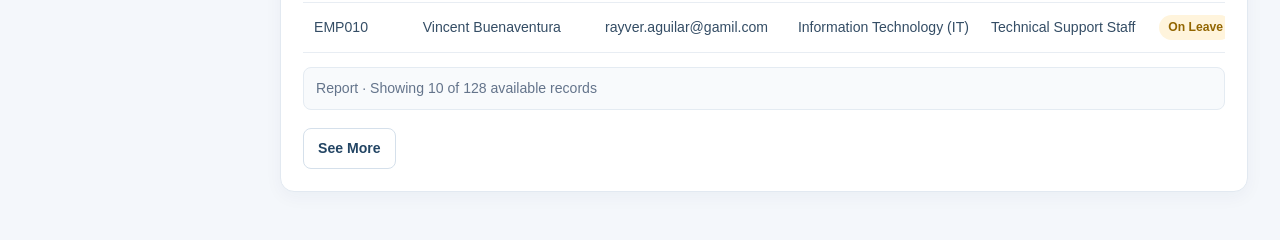
<file: reports.html>
<!DOCTYPE html>
<html lang="en">
<head>
    <meta charset="UTF-8">
    <meta name="viewport" content="width=device-width, initial-scale=1.0">
    <title>Reports | Employee Information Management System</title>
    <link rel="stylesheet" href="portal.css">
</head>
<body>
    <div class="app-shell">
        <aside class="sidebar">
            <p class="brand">EIMS <small>EMPLOYEE MANAGEMENT</small></p>
            <p class="nav-label">Main menu</p>
            <nav class="nav-links" aria-label="Main navigation">
                <a href="dashboard.html">Dashboard</a>
                <a href="employee-records.html">View Employee</a>
                <a href="user-management.html">User Management</a>
                <a class="active" href="reports.html">Reports</a>
            </nav>
            <div class="sidebar-account">
                <p class="nav-label">Account</p>
                <nav class="nav-links" aria-label="Account navigation">
                    <a href="index.html">Log out</a>
                </nav>
            </div>
        </aside>

        <main class="workspace">
            <header class="topbar">
                <strong>Reports</strong>
                <span class="user-chip">Welcome, ADMIN</span>
            </header>
            <div class="content">
                <div class="page-heading reports-heading">
                    <div>
                        <h1>Employee Directory Report</h1>
                    </div>
                    <section class="card report-actions" aria-label="Report actions">
                        <button class="button primary" type="button">Generate Report</button>
                        <button class="button" type="button">Print</button>
                        <button class="button" type="button">Export CSV</button>
                    </section>
                </div>

                    <section class="card" style="margin-top: 20px" aria-labelledby="department-count-heading">
                        <h2 id="department-count-heading">Count by Department</h2>
                        <div class="table-wrap">
                            <table>
                                <thead>
                                    <tr><th>#</th><th>Department</th><th>Employee Count</th></tr>
                                </thead>
                                <tbody id="department-count-list">
                                    <tr><td>1</td><td>Information Technology (IT)</td><td>11</td></tr>
                                    <tr><td>2</td><td>Human Resources (HR)</td><td>12</td></tr>
                                    <tr><td>3</td><td>Accounting and Finance</td><td>12</td></tr>
                                    <tr><td>4</td><td>Sales</td><td>15</td></tr>
                                    <tr><td>5</td><td>Marketing</td><td>10</td></tr>
                                    <tr><td>6</td><td>Administration</td><td>10</td></tr>
                                    <tr><td>7</td><td>Operations</td><td>15</td></tr>
                                    <tr><td>8</td><td>Customer Service</td><td>12</td></tr>
                                    <tr><td>9</td><td>Production</td><td>12</td></tr>
                                    <tr><td>10</td><td>Logistics</td><td>8</td></tr>
                                    <tr><td>11</td><td>Purchasing and Procurement</td><td>5</td></tr>
                                    <tr><td>12</td><td>Research and Development (R&amp;D)</td><td>3</td></tr>
                                    <tr><td>13</td><td>Quality Assurance (QA)</td><td>3</td></tr>
                                </tbody>
                            </table>
                        </div>
                    </section>

                    <section class="card" style="margin-top: 20px" aria-labelledby="employee-records-heading">
                        <h2 id="employee-records-heading">Employee Records</h2>
                        <div class="employee-list-filters">
                            <div class="field">
                                <label for="report-search">Search Employee</label>
                                <input id="report-search" type="search" placeholder="Search by ID, name, or email">
                            </div>
                            <div class="field">
                                <label for="report-department">Filter:</label>
                                <select id="report-department">
                                    <option value="">All</option>
                                    <option>Information Technology (IT)</option>
                                    <option>Human Resources (HR)</option>
                                    <option>Accounting and Finance</option>
                                    <option>Sales</option>
                                    <option>Marketing</option>
                                    <option>Administration</option>
                                    <option>Operations</option>
                                    <option>Customer Service</option>
                                    <option>Production</option>
                                    <option>Logistics</option>
                                    <option>Purchasing and Procurement</option>
                                    <option>Research and Development (R&amp;D)</option>
                                    <option>Quality Assurance (QA)</option>
                                </select>
                            </div>
                            <button class="button primary" id="apply-report-search" type="button">Search</button>
                        </div>
                        <div class="table-wrap">
                            <table>
                                <thead>
                                    <tr><th>Employee ID</th><th>Employee Name</th><th>Email</th><th>Department</th><th>Position</th><th>Status</th><th>Date Hired</th></tr>
                                </thead>
                                <tbody id="employee-record-list">
                                    <tr data-report-row><td>EMP001</td><td>Jennah C. Soriano</td><td>jennah.soriano@gamil.com</td><td>Information Technology (IT)</td><td>System Administrator</td><td><span class="badge">Active</span></td><td>2021-03-15</td></tr>
                                    <tr data-report-row><td>EMP002</td><td>Darvin John R. Banan</td><td>darvin.banan@gamil.com</td><td>Information Technology (IT)</td><td>Database Administrator</td><td><span class="badge">Active</span></td><td>2022-07-04</td></tr>
                                    <tr data-report-row><td>EMP003</td><td>James Carl Javier</td><td>james.javier@gamil.com</td><td>Information Technology (IT)</td><td>Database Administrator</td><td><span class="badge pending">On Leave</span></td><td>2020-11-23</td></tr>
                                    <tr data-report-row><td>EMP004</td><td>James Mico Ilano</td><td>james.ilano@gamil.com</td><td>Information Technology (IT)</td><td>Network Administrator</td><td><span class="badge inactive">Inactive</span></td><td>2019-02-18</td></tr>
                                    <tr data-report-row><td>EMP005</td><td>Baby Gail P. Villarico</td><td>gail.villarico@gamil.com</td><td>Information Technology (IT)</td><td>Network Administrator</td><td><span class="badge">Active</span></td><td>2021-03-15</td></tr>
                                    <tr data-report-row><td>EMP006</td><td>Jhon Wesley Diaz</td><td>jhon.diaz@gamil.com</td><td>Information Technology (IT)</td><td>Security Administrator</td><td><span class="badge">Active</span></td><td>2022-07-04</td></tr>
                                    <tr data-report-row><td>EMP007</td><td>Rayver Aguilar</td><td>rayver.aguilar@gamil.com</td><td>Information Technology (IT)</td><td>Security Administrator</td><td><span class="badge pending">On Leave</span></td><td>2020-11-23</td></tr>
                                    <tr data-report-row><td>EMP008</td><td>Charles Dominic De Leon</td><td>charles.deleon@gamil.com</td><td>Information Technology (IT)</td><td>Web Administrator</td><td><span class="badge">Active</span></td><td>2021-03-15</td></tr>
                                    <tr data-report-row><td>EMP009</td><td>Ashter Jhay Rapanot</td><td>ashter.rapanot@gamil.com</td><td>Information Technology (IT)</td><td>Technical Support Staff</td><td><span class="badge">Active</span></td><td>2022-07-04</td></tr>
                                    <tr data-report-row><td>EMP010</td><td>Vincent Buenaventura</td><td>rayver.aguilar@gamil.com</td><td>Information Technology (IT)</td><td>Technical Support Staff</td><td><span class="badge pending">On Leave</span></td><td>2020-11-23</td></tr>
                                    <tr id="report-no-results" hidden><td colspan="7">No employees match the selected filters.</td></tr>
                                </tbody>
                            </table>
                        </div>
                        <p class="report-summary" id="report-summary" aria-live="polite">Report · Showing 10 of 128 available records</p>
                        <div class="button-row">
                            <button class="button" type="button">See More</button>
                        </div>
                    </section>
            </div>
        </main>
    </div>
    <script>
        const reportSearch = document.getElementById("report-search");
        const reportDepartmentFilter = document.getElementById("report-department");
        const reportStatusFilter = document.getElementById("report-status");
        const reportDateFilter = document.getElementById("report-date");
        const reportRows = Array.from(document.querySelectorAll("[data-report-row]"));
        const reportSummary = document.getElementById("report-summary");
        const noReportResults = document.getElementById("report-no-results");

        function filterReportRows() {
            const searchTerm = reportSearch.value.trim().toLowerCase();
            const department = reportDepartmentFilter.value;
            const status = reportStatusFilter.value;
            const dateHired = reportDateFilter.value;
            const matchingRows = [];
            reportRows.forEach((row) => {
                const cells = row.cells;
                const matches =
                    row.textContent.toLowerCase().includes(searchTerm) &&
                    (!department || cells[3].textContent === department) &&
                    (!status || cells[5].textContent === status) &&
                    (!dateHired || cells[6].textContent === dateHired);
                if (matches) matchingRows.push(row);
            });
            matchingRows.forEach((row) => { row.hidden = false; });
            reportRows.filter((row) => !matchingRows.includes(row)).forEach((row) => { row.hidden = true; });
            noReportResults.hidden = matchingRows.length > 0;
            reportSummary.textContent = `Sample report · Showing ${matchingRows.length} of ${reportRows.length} available records`;
        }

        document.getElementById("apply-report-search").addEventListener("click", filterReportRows);
        reportSearch.addEventListener("keydown", (event) => {
            if (event.key === "Enter") filterReportRows();
        });
        [reportDepartmentFilter, reportStatusFilter, reportDateFilter]
            .forEach((filter) => filter.addEventListener("input", filterReportRows));
        document.getElementById("clear-report-filters").addEventListener("click", () => {
            reportSearch.value = "";
            reportDepartmentFilter.value = "";
            reportStatusFilter.value = "";
            reportDateFilter.value = "";
            filterReportRows();
        });
        filterReportRows();
    </script>
    <script src="mobile-nav.js"></script>
</body>
</html>
</file>
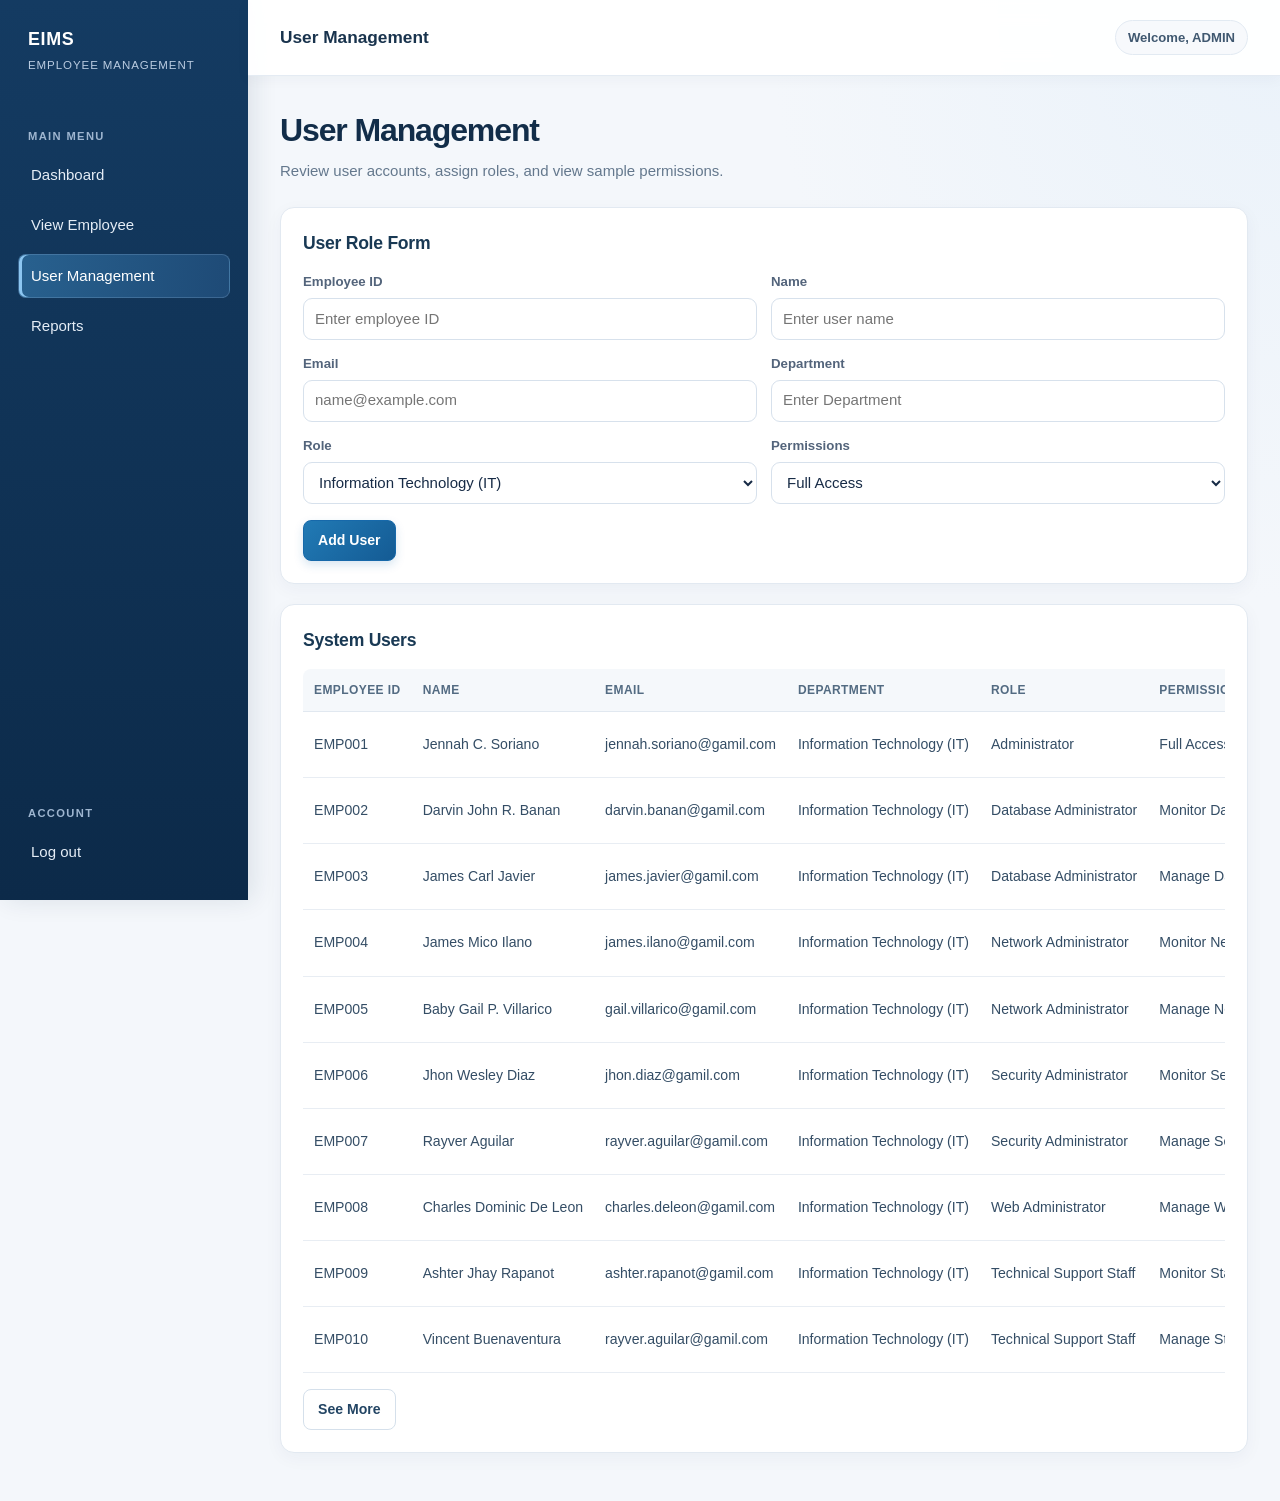
<file: user-management.html>
<!DOCTYPE html>
<html lang="en">
<head>
    <meta charset="UTF-8">
    <meta name="viewport" content="width=device-width, initial-scale=1.0">
    <title>User Management | Employee Information Management System</title>
    <link rel="stylesheet" href="portal.css">
</head>
<body>
    <div class="app-shell">
        <aside class="sidebar">
            <p class="brand">EIMS <small>EMPLOYEE MANAGEMENT</small></p>
            <p class="nav-label">Main menu</p>
            <nav class="nav-links" aria-label="Main navigation">
                <a href="dashboard.html">Dashboard</a>
                <a href="employee-records.html">View Employee</a>
                <a class="active" href="user-management.html">User Management</a>
                <a href="reports.html">Reports</a>
            </nav>
            <div class="sidebar-account">
                <p class="nav-label">Account</p>
                <nav class="nav-links" aria-label="Account navigation">
                    <a href="index.html">Log out</a>
                </nav>
            </div>
        </aside>

        <main class="workspace">
            <header class="topbar">
                <strong>User Management</strong>
                <span class="user-chip">Welcome, ADMIN</span>
            </header>
            <div class="content">
                <div class="page-heading">
                    <div>
                        <h1>User Management</h1>
                        <p>Review user accounts, assign roles, and view sample permissions.</p>
                    </div>
                </div>

                <section class="card" aria-labelledby="user-form-heading">
                    <h2 id="user-form-heading">User Role Form</h2>
                    <div class="form-grid">
                        <div class="field"><label for="user-employee-id">Employee ID</label><input id="user-employee-id" placeholder="Enter employee ID"></div>
                        <div class="field"><label for="user-name">Name</label><input id="user-name" placeholder="Enter user name"></div>
                        <div class="field"><label for="user-email">Email</label><input id="user-email" type="email" placeholder="name@example.com"></div>
                        <div class="field"><label for="user-department">Department</label><input id="user-department" type="text" placeholder="Enter Department">
                        </div>

                        <div class="field">
                            <label for="user-role">Role</label>
                            <select id="user-role">
                                <option>Information Technology (IT)</option>
                                <option>Human Resources (HR)</option>
                                <option>Accounting and Finance</option>
                                <option>Sales</option>
                                <option>Marketing</option>
                                <option>Administration</option>
                                <option>Operations</option>
                                <option>Customer Service</option>
                                <option>Production</option>
                                <option>Logistics</option>
                                <option>Purchasing and Procurement</option>
                                <option>Research and Development (R&D)</option>
                                <option>Quality Assurance (QA)</option>
                                <option>Legal</option>
                                <option>Facilities and Maintenance</option>
                            </select>
                        </div>

                        <div class="field">
                            <label for="user-status">Permissions</label>
                            <select id="user-status">
                                <option>Full Access</option>
                                <option>Monitor Database</option>
                                <option>Manage Database</option>
                                <option>Monitor Network</option>
                                <option>Manage Network</option>
                                <option>Monitor Security</option>
                                <option>Manage Security</option>
                                <option>Monitor Database</option>
                                <option>Manage Web</option>
                                <option>Monitor Staff</option>
                                <option>Manage Staff</option>
                            </select>
                        </div>

                    </div>
                    <div class="button-row">
                        <button class="button primary" type="button">Add User</button>
                    </div>
                </section>

                <section class="card" style="margin-top: 20px" aria-labelledby="users-table-heading">
                    <h2 id="users-table-heading">System Users</h2>
                    <div class="table-wrap">
                        <table>
                            <thead>
                                <tr><th>Employee ID</th><th>Name</th><th>Email</th><th>Department</th><th>Role</th><th>Permissions</th><th>Action</th></tr>
                            </thead>
                            <tbody>
                                <tr><td>EMP001</td><td>Jennah C. Soriano</td><td>jennah.soriano@gamil.com</td><td>Information Technology (IT)</td><td>Administrator</td><td>Full Access</td><td><button class="button" type="button">Edit</button> <button class="button danger delete-user" type="button">Delete</button></td></tr>

                                <tr><td>EMP002</td><td>Darvin John R. Banan</td><td>darvin.banan@gamil.com</td><td>Information Technology (IT)</td><td>Database Administrator</td><td>Monitor Database</td><td><button class="button" type="button">Edit</button> <button class="button danger delete-user" type="button">Delete</button></td></tr>
                                <tr><td>EMP003</td><td>James Carl Javier</td><td>james.javier@gamil.com</td><td>Information Technology (IT)</td><td>Database Administrator</td><td>Manage Database</td><td><button class="button" type="button">Edit</button> <button class="button danger delete-user" type="button">Delete</button></td></tr>

                                <tr><td>EMP004</td><td>James Mico Ilano</td><td>james.ilano@gamil.com</td><td>Information Technology (IT)</td><td>Network Administrator</td><td>Monitor Network</td><td><button class="button" type="button">Edit</button> <button class="button danger delete-user" type="button">Delete</button></td></tr>
                                <tr><td>EMP005</td><td>Baby Gail P. Villarico</td><td>gail.villarico@gamil.com</td><td>Information Technology (IT)</td><td>Network Administrator</td><td>Manage Network</td><td><button class="button" type="button">Edit</button> <button class="button danger delete-user" type="button">Delete</button></td></tr>

                                <tr><td>EMP006</td><td>Jhon Wesley Diaz</td><td>jhon.diaz@gamil.com</td><td>Information Technology (IT)</td><td>Security Administrator</td><td>Monitor Security</td><td><button class="button" type="button">Edit</button> <button class="button danger delete-user" type="button">Delete</button></td></tr>
                                <tr><td>EMP007</td><td>Rayver Aguilar</td><td>rayver.aguilar@gamil.com</td><td>Information Technology (IT)</td><td>Security Administrator</td><td>Manage Security</td><td><button class="button" type="button">Edit</button> <button class="button danger delete-user" type="button">Delete</button></td></tr>

                                <tr><td>EMP008</td><td>Charles Dominic De Leon</td><td>charles.deleon@gamil.com</td><td>Information Technology (IT)</td><td>Web Administrator</td><td>Manage Web</td><td><button class="button" type="button">Edit</button> <button class="button danger delete-user" type="button">Delete</button></td></tr>

                                <tr><td>EMP009</td><td>Ashter Jhay Rapanot</td><td>ashter.rapanot@gamil.com</td><td>Information Technology (IT)</td><td>Technical Support Staff</td><td>Monitor Staff</td><td><button class="button" type="button">Edit</button> <button class="button danger delete-user" type="button">Delete</button></td></tr>
                                <tr><td>EMP010</td><td>Vincent Buenaventura</td><td>rayver.aguilar@gamil.com</td><td>Information Technology (IT)</td><td>Technical Support Staff</td><td>Manage Staff</td><td><button class="button" type="button">Edit</button> <button class="button danger delete-user" type="button">Delete</button></td></tr>
                            </tbody>
                        </table>
                        <div class="button-row">
                            <button class="button" type="button">See More</button>
                        </div>
                    </div>
                </section>
            </div>
        </main>
    </div>
    <script>
        document.querySelector(".table-wrap tbody").addEventListener("click", (event) => {
            const deleteButton = event.target.closest(".delete-user");
            if (!deleteButton) return;

            const row = deleteButton.closest("tr");
            const employeeId = row.cells[0].textContent.trim();
            if (window.confirm(`Delete user ${employeeId}?`)) {
                row.remove();
            }
        });
    </script>
    <script src="mobile-nav.js"></script>
</body>
</html>
</file>
<file: portal.css>
* {
    box-sizing: border-box;
}

body {
    margin: 0;
    background: #f3f6fa;
    color: #172b46;
    font-family: "Segoe UI", Arial, sans-serif;
    font-size: 15px;
    line-height: 1.5;
}

a {
    color: #1769aa;
}

.app-shell {
    display: grid;
    min-height: 100vh;
    grid-template-columns: 248px minmax(0, 1fr);
}

.sidebar {
    position: fixed;
    inset: 0 auto 0 0;
    display: flex;
    width: 248px;
    height: 100vh;
    flex-direction: column;
    overflow: hidden;
    padding: 26px 18px;
    background: #102f52;
    color: #fff;
}

.sidebar-account {
    margin-top: auto;
}

.brand {
    margin: 0 10px 30px;
    font-size: 1.12rem;
    font-weight: 700;
}

.brand small {
    display: block;
    margin-top: 4px;
    color: #b9cbe0;
    font-size: 0.72rem;
    font-weight: 400;
    letter-spacing: 0.08em;
}

.nav-label {
    margin: 24px 10px 8px;
    color: #9fb6d0;
    font-size: 0.7rem;
    font-weight: 700;
    letter-spacing: 0.12em;
    text-transform: uppercase;
}

.nav-links {
    display: grid;
    gap: 6px;
}

.nav-links a {
    padding: 10px 12px;
    border-radius: 8px;
    color: #e5edf6;
    text-decoration: none;
}

.nav-links a:hover,
.nav-links a.active {
    background: #1e4a76;
    color: #fff;
}

.workspace {
    grid-column: 2;
    min-width: 0;
}

.topbar {
    display: flex;
    min-height: 76px;
    align-items: center;
    justify-content: space-between;
    gap: 16px;
    padding: 16px 32px;
    border-bottom: 1px solid #e1e8f0;
    background: #fff;
}

.topbar strong {
    font-size: 1.08rem;
}

.user-chip {
    color: #566a82;
    font-size: 0.9rem;
}

.content {
    width: min(1320px, 100%);
    margin: 0 auto;
    padding: 30px 32px 48px;
}

.page-heading {
    display: flex;
    align-items: flex-start;
    justify-content: space-between;
    gap: 20px;
    margin-bottom: 24px;
}

.page-heading h1 {
    margin: 0;
    font-size: clamp(1.6rem, 3vw, 2rem);
}

.page-heading p {
    margin: 6px 0 0;
    color: #64748b;
}

.report-actions {
    display: flex;
    flex-wrap: wrap;
    justify-content: flex-end;
    gap: 8px;
    flex: 0 0 auto;
    margin-left: auto;
    padding: 10px;
}

.reports-heading {
    align-items: center;
}

.static-banner {
    margin-bottom: 22px;
    padding: 11px 14px;
    border: 1px solid #d8e6f3;
    border-radius: 9px;
    background: #edf6ff;
    color: #315d83;
    font-size: 0.86rem;
}

.card,
.stat-card {
    border: 1px solid #e3eaf1;
    border-radius: 12px;
    background: #fff;
    box-shadow: 0 4px 14px rgba(34, 62, 92, 0.04);
}

.stat-grid {
    display: grid;
    grid-template-columns: repeat(4, minmax(0, 1fr));
    gap: 16px;
    margin-bottom: 20px;
}

.stat-card {
    padding: 20px;
}

.stat-label {
    display: block;
    color: #64748b;
    font-size: 0.86rem;
}

.stat-value {
    display: block;
    margin-top: 7px;
    font-size: 1.9rem;
    font-weight: 700;
}

.stat-change {
    color: #16845b;
    font-size: 0.8rem;
}

.panel-grid {
    display: grid;
    grid-template-columns: minmax(0, 1.4fr) minmax(260px, 0.8fr);
    gap: 20px;
}

.card {
    padding: 22px;
}

.card h2 {
    margin: 0 0 16px;
    font-size: 1.1rem;
}

.chart {
    display: flex;
    height: 210px;
    align-items: flex-end;
    justify-content: space-around;
    gap: 14px;
    padding: 12px 8px 0;
    border-bottom: 1px solid #dce5ef;
    background: repeating-linear-gradient(to bottom, transparent 0, transparent 51px, #edf1f6 52px);
}

.chart-column {
    display: flex;
    height: 100%;
    flex: 1;
    flex-direction: column;
    align-items: center;
    justify-content: flex-end;
    gap: 8px;
    color: #64748b;
    font-size: 0.76rem;
}

.chart-bar {
    width: min(46px, 70%);
    min-height: 8px;
    border-radius: 6px 6px 0 0;
    background: linear-gradient(180deg, #49a2df, #1769aa);
}

.quick-links {
    display: grid;
    gap: 10px;
}

.quick-links a {
    display: block;
    padding: 12px 14px;
    border: 1px solid #e4ebf2;
    border-radius: 8px;
    text-decoration: none;
}

.quick-links a:hover {
    background: #f5f9fd;
}

.admin-dashboard .page-heading {
    align-items: center;
}

.dashboard-date,
.dashboard-stat-note,
.dashboard-panel-heading p {
    color: #64748b;
    font-size: 0.84rem;
}

.dashboard-note {
    margin-top: -8px;
}

.admin-dashboard .dashboard-stat {
    border-top: 3px solid #1769aa;
}

.admin-dashboard .active-stat {
    border-top-color: #16845b;
}

.admin-dashboard .leave-stat {
    border-top-color: #d49a16;
}

.admin-dashboard .inactive-stat {
    border-top-color: #8794a5;
}

.dashboard-stat-note {
    display: block;
}

.dashboard-panel {
    min-width: 0;
}

.dashboard-side-stack {
    display: grid;
    align-content: stretch;
    gap: 20px;
    min-width: 0;
}

.dashboard-panel-heading {
    display: flex;
    align-items: flex-start;
    justify-content: space-between;
    gap: 14px;
    margin-bottom: 18px;
}

.dashboard-panel-heading h2 {
    margin-bottom: 3px;
}

.dashboard-panel-heading p {
    margin: 0;
}

.dashboard-panel-heading > a {
    flex: 0 0 auto;
    font-size: 0.84rem;
    text-decoration: none;
}

.dashboard-status-bar {
    display: flex;
    height: 13px;
    overflow: hidden;
    border-radius: 99px;
    background: #edf0f4;
}

.status-segment {
    height: 100%;
}

.active-segment {
    background: #16845b;
}

.leave-segment {
    background: #e0a51b;
}

.inactive-segment {
    background: #8794a5;
}

.dashboard-status-list,
.department-bars {
    display: grid;
    margin: 18px 0 0;
    padding: 0;
    list-style: none;
}

.dashboard-status-list {
    gap: 12px;
}

.dashboard-status-list li {
    display: grid;
    grid-template-columns: 1fr auto auto;
    align-items: center;
    gap: 16px;
    color: #64748b;
    font-size: 0.88rem;
}

.dashboard-status-list strong {
    min-width: 30px;
    color: #172b46;
    text-align: right;
}

.status-key::before {
    display: inline-block;
    width: 9px;
    height: 9px;
    margin-right: 8px;
    border-radius: 50%;
    content: "";
}

.active-key::before {
    background: #16845b;
}

.leave-key::before {
    background: #e0a51b;
}

.inactive-key::before {
    background: #8794a5;
}

.department-bars {
    gap: 11px;
}

.department-bars li {
    display: grid;
    grid-template-columns: minmax(120px, 1.4fr) minmax(55px, 1fr) 24px;
    align-items: center;
    gap: 10px;
    color: #485d75;
    font-size: 0.78rem;
}

.department-bars strong {
    color: #172b46;
    text-align: right;
}

.department-track {
    height: 8px;
    overflow: hidden;
    border-radius: 99px;
    background: #edf1f6;
}

.department-track span {
    display: block;
    height: 100%;
    border-radius: inherit;
    background: #438bc1;
}

.dashboard-shortcuts {
    margin-top: 0;
}

.dashboard-shortcuts .quick-links {
    grid-template-columns: repeat(3, minmax(0, 1fr));
}

.dashboard-shortcuts .quick-links a {
    color: #234564;
    font-weight: 600;
}

.admin-dashboard {
    background:
        radial-gradient(ellipse at 90% 0, rgba(214, 231, 248, 0.42), transparent 34rem),
        #f4f7fb;
}

.admin-dashboard .sidebar {
    background: linear-gradient(180deg, #12385f 0%, #0b2847 100%);
    box-shadow: 5px 0 24px rgba(15, 42, 70, 0.12);
}

.admin-dashboard .brand {
    letter-spacing: 0.04em;
}

.admin-dashboard .nav-links a {
    border: 1px solid transparent;
    transition: background-color 160ms ease, border-color 160ms ease, transform 160ms ease;
}

.admin-dashboard .nav-links a:hover {
    border-color: rgba(255, 255, 255, 0.1);
    transform: translateX(2px);
}

.admin-dashboard .nav-links a.active {
    border-color: rgba(163, 202, 238, 0.22);
    background: linear-gradient(100deg, #28618f, #1e4a76);
    box-shadow: inset 3px 0 #8cc6f1;
}

.admin-dashboard .topbar {
    position: sticky;
    z-index: 2;
    top: 0;
    border-bottom-color: #e4ebf3;
    background: rgba(255, 255, 255, 0.94);
    box-shadow: 0 3px 14px rgba(33, 59, 87, 0.04);
    backdrop-filter: blur(12px);
}

.admin-dashboard .user-chip {
    padding: 7px 12px;
    border: 1px solid #e2eaf2;
    border-radius: 999px;
    background: #f7f9fc;
    color: #405870;
    font-size: 0.82rem;
    font-weight: 600;
}

.admin-dashboard .content {
    max-width: 1460px;
    padding-top: 34px;
}

.admin-dashboard .page-heading {
    margin-bottom: 26px;
}

.admin-dashboard .page-heading h1 {
    color: #122d49;
    font-size: clamp(1.8rem, 2.5vw, 2.25rem);
    letter-spacing: -0.035em;
}

.admin-dashboard .dashboard-date {
    padding: 8px 12px;
    border: 1px solid #e2eaf2;
    border-radius: 8px;
    background: #fff;
    color: #52677d;
    font-size: 0.8rem;
}

.admin-dashboard .stat-grid {
    gap: 18px;
    margin-bottom: 22px;
}

.admin-dashboard .stat-card,
.admin-dashboard .card {
    border-color: #e2e9f1;
    border-radius: 14px;
    box-shadow: 0 5px 18px rgba(25, 53, 82, 0.045);
    transition: box-shadow 180ms ease, transform 180ms ease;
}

.admin-dashboard .stat-card:hover,
.admin-dashboard .card:hover {
    box-shadow: 0 10px 26px rgba(25, 53, 82, 0.085);
    transform: translateY(-2px);
}

.admin-dashboard .dashboard-stat {
    position: relative;
    overflow: hidden;
    min-height: 145px;
    padding: 20px 22px;
    border-top-width: 0;
}

.admin-dashboard .dashboard-stat::before {
    position: absolute;
    inset: 0 auto 0 0;
    width: 4px;
    background: #1769aa;
    content: "";
}

.admin-dashboard .dashboard-stat.active-stat::before {
    background: #16845b;
}

.admin-dashboard .dashboard-stat.leave-stat::before {
    background: #d49a16;
}

.admin-dashboard .dashboard-stat.inactive-stat::before {
    background: #8794a5;
}

.admin-dashboard .stat-label {
    color: #536981;
    font-size: 0.82rem;
    font-weight: 600;
}

.admin-dashboard .stat-value {
    margin-top: 9px;
    color: #173653;
    font-size: 2.15rem;
    letter-spacing: -0.045em;
    line-height: 1.15;
}

.admin-dashboard .dashboard-stat-note {
    margin-top: 8px;
    font-size: 0.78rem;
}

.admin-dashboard .static-banner {
    border-color: #dce8f4;
    border-radius: 10px;
}

.admin-dashboard .panel-grid {
    align-items: stretch;
    grid-template-columns: minmax(300px, 0.76fr) minmax(0, 1.24fr);
    gap: 22px;
}

.admin-dashboard .dashboard-side-stack {
    grid-template-rows: minmax(0, 1fr) auto;
    gap: 20px;
}

.admin-dashboard .dashboard-panel,
.admin-dashboard .dashboard-shortcuts {
    padding: 24px;
}

.admin-dashboard .dashboard-panel-heading {
    align-items: center;
    margin-bottom: 20px;
}

.admin-dashboard .dashboard-panel-heading h2 {
    color: #193954;
    font-size: 1.06rem;
    letter-spacing: -0.015em;
}

.admin-dashboard .dashboard-panel-heading p {
    font-size: 0.78rem;
}

.admin-dashboard .dashboard-panel-heading > a {
    padding: 6px 9px;
    border-radius: 6px;
    color: #1769aa;
    font-size: 0.78rem;
    font-weight: 600;
    transition: background-color 160ms ease, color 160ms ease;
}

.admin-dashboard .dashboard-panel-heading > a:hover {
    background: #edf6ff;
    color: #0e548d;
}

.admin-dashboard .dashboard-status-bar {
    height: 12px;
    background: #e9eef3;
    box-shadow: inset 0 1px 2px rgba(23, 43, 70, 0.08);
}

.admin-dashboard .dashboard-status-list {
    gap: 0;
    margin-top: 15px;
}

.admin-dashboard .dashboard-status-list li {
    min-height: 45px;
    border-bottom: 1px solid #edf1f5;
    font-size: 0.84rem;
}

.admin-dashboard .dashboard-status-list li:last-child {
    border-bottom: 0;
}

.admin-dashboard .status-key {
    color: #4e647a;
}

.admin-dashboard .dashboard-status-list strong {
    font-size: 0.92rem;
}

.admin-dashboard .dashboard-shortcuts .dashboard-panel-heading {
    margin-bottom: 13px;
}

.admin-dashboard .dashboard-shortcuts .quick-links {
    gap: 8px;
}

.admin-dashboard .dashboard-shortcuts .quick-links a {
    position: relative;
    padding: 10px 34px 10px 12px;
    border-color: #e7edf4;
    background: #fbfcfe;
    font-size: 0.8rem;
    transition: border-color 160ms ease, background-color 160ms ease, transform 160ms ease;
}

.admin-dashboard .dashboard-shortcuts .quick-links a::after {
    position: absolute;
    top: 50%;
    right: 13px;
    color: #8aa0b6;
    content: "\2192";
    transform: translateY(-50%);
}

.admin-dashboard .dashboard-shortcuts .quick-links a:hover {
    transform: translateX(2px);
    border-color: #c9dcee;
    background: #f3f8fd;
}

.admin-dashboard .department-bars {
    gap: 0;
    margin-top: 10px;
}

.admin-dashboard .department-bars li {
    min-height: 39px;
    grid-template-columns: minmax(170px, 1.6fr) minmax(65px, 0.8fr) 28px;
    gap: 13px;
    border-bottom: 1px solid #edf1f5;
    color: #50657b;
    font-size: 0.78rem;
}

.admin-dashboard .department-bars li:last-child {
    border-bottom: 0;
}

.admin-dashboard .department-track {
    height: 7px;
    background: #edf2f7;
}

.admin-dashboard .department-track span {
    background: linear-gradient(90deg, #64a7d5, #2776ad);
}

.admin-dashboard :focus-visible {
    outline: 3px solid rgba(41, 132, 194, 0.45);
    outline-offset: 3px;
}

.toolbar,
.form-grid {
    display: grid;
    grid-template-columns: repeat(4, minmax(0, 1fr));
    gap: 14px;
}

.employee-list-filters {
    display: grid;
    grid-template-columns: minmax(220px, 1.5fr) minmax(190px, 1fr) auto;
    align-items: end;
    gap: 14px;
    margin-bottom: 16px;
}

.employee-records-page {
    height: 100vh;
    overflow: hidden;
}

.employee-records-page .app-shell {
    height: 100vh;
    min-height: 0;
}

.employee-records-page .workspace {
    display: flex;
    height: 100vh;
    flex-direction: column;
}

.employee-records-page .topbar {
    min-height: 54px;
    padding: 8px 20px;
}

.employee-records-page .content {
    display: flex;
    width: 100%;
    max-width: none;
    min-height: 0;
    flex: 1;
    flex-direction: column;
    padding: 12px 20px;
    overflow: hidden;
}

.employee-records-page .page-heading {
    flex: 0 0 auto;
    margin-bottom: 10px;
    margin-right: auto;
}

.employee-records-page .page-heading h1 {
    font-size: 1.4rem;
}

.employee-records-page .page-heading p {
    margin-top: 2px;
}

.employee-records-page .card {
    display: flex;
    min-height: 0;
    flex: 1;
    flex-direction: column;
    padding: 12px;
    overflow: hidden;
}

.employee-records-page .card h2 {
    margin-bottom: 8px;
}

.employee-records-page .employee-list-filters {
    grid-template-columns: minmax(200px, 1.5fr) minmax(180px, 1fr) auto;
    gap: 10px;
    margin-bottom: 10px;
}

.employee-records-page .field {
    gap: 3px;
}

.employee-records-page .field input,
.employee-records-page .field select {
    min-height: 34px;
    padding: 5px 9px;
}

.employee-records-page .button {
    padding: 7px 12px;
}

.employee-records-page .table-wrap {
    min-height: 0;
    flex: 1;
    overflow: hidden;
}

.employee-records-page table {
    width: 100%;
    height: 100%;
    table-layout: fixed;
    white-space: nowrap;
}

.employee-records-page td {
    overflow: hidden;
    text-overflow: ellipsis;
}

.employee-records-page th {
    white-space: normal;
    overflow-wrap: anywhere;
}

.employee-records-page th:nth-child(1),
.employee-records-page td:nth-child(1) {
    width: 9%;
}

.employee-records-page th:nth-child(2),
.employee-records-page td:nth-child(2) {
    width: 16%;
}

.employee-records-page th:nth-child(3),
.employee-records-page td:nth-child(3) {
    width: 20%;
}

.employee-records-page th:nth-child(4),
.employee-records-page td:nth-child(4) {
    width: 17%;
}

.employee-records-page th:nth-child(5),
.employee-records-page td:nth-child(5) {
    width: 15%;
}

.employee-records-page th:nth-child(6),
.employee-records-page td:nth-child(6) {
    width: 10%;
}

.employee-records-page th:nth-child(7),
.employee-records-page td:nth-child(7) {
    width: 13%;
}

.employee-records-page th,
.employee-records-page td {
    padding: 5px 6px;
}

.employee-records-page th,
.employee-records-page td,
.employee-records-page .badge {
    font-size: 0.78rem;
}

.employee-records-page .badge {
    padding: 2px 7px;
}

.form-grid {
    grid-template-columns: repeat(2, minmax(0, 1fr));
}

.field {
    display: grid;
    gap: 6px;
}

.field label {
    color: #53647b;
    font-size: 0.83rem;
    font-weight: 600;
}

.field input,
.field select {
    width: 100%;
    min-height: 42px;
    padding: 8px 11px;
    border: 1px solid #d7e1ec;
    border-radius: 7px;
    background: #fff;
    color: #172b46;
    font: inherit;
}

.button-row {
    display: flex;
    flex-wrap: wrap;
    gap: 9px;
    margin-top: 16px;
}

.button {
    display: inline-block;
    padding: 9px 14px;
    border: 1px solid #d5e0eb;
    border-radius: 7px;
    background: #fff;
    color: #234564;
    font: inherit;
    font-size: 0.88rem;
    text-decoration: none;
}

.button.primary {
    border-color: #1769aa;
    background: #1769aa;
    color: #fff;
}

.button.danger {
    border-color: #f0d1d1;
    color: #ad3d3d;
}

.table-wrap {
    overflow-x: auto;
}

table {
    width: 100%;
    border-collapse: collapse;
    white-space: nowrap;
}

th,
td {
    padding: 12px 11px;
    border-bottom: 1px solid #e8edf3;
    text-align: left;
}

th {
    background: #f7f9fc;
    color: #53647b;
    font-size: 0.8rem;
    font-weight: 700;
}

td {
    font-size: 0.88rem;
}

.badge {
    display: inline-block;
    padding: 3px 9px;
    border-radius: 99px;
    background: #e7f6ee;
    color: #18734d;
    font-size: 0.76rem;
    font-weight: 600;
}

.badge.pending {
    background: #fff4dc;
    color: #936600;
}

.badge.inactive {
    background: #edf0f4;
    color: #586779;
}

.permission-list {
    display: flex;
    flex-wrap: wrap;
    gap: 10px 18px;
    margin-top: 14px;
    color: #53647b;
    font-size: 0.88rem;
}

.report-summary {
    margin-bottom: 18px;
    color: #64748b;
    font-size: 0.88rem;
}

.admin-login-page {
    display: grid;
    min-height: 100vh;
    place-items: center;
    padding: 24px;
    background: #f3f6fa;
}

.admin-login-page {
    background:
        radial-gradient(circle at 10% 10%, rgba(188, 218, 246, 0.72), transparent 38%),
        radial-gradient(circle at 90% 85%, rgba(190, 229, 222, 0.56), transparent 36%),
        #eef3f8;
}

.admin-login-page .admin-auth-shell {
    display: grid;
    width: min(940px, 100%);
    min-height: 560px;
    grid-template-columns: minmax(280px, 0.95fr) minmax(320px, 1.05fr);
    overflow: hidden;
    border: 1px solid rgba(255, 255, 255, 0.8);
    border-radius: 24px;
    background: #fff;
    box-shadow: 0 28px 80px rgba(24, 57, 91, 0.2);
}

.admin-login-page .auth-brand-panel {
    position: relative;
    padding: 56px 48px;
    color: #fff;
    background:
        radial-gradient(circle at 20% 100%, rgba(57, 139, 198, 0.24), transparent 45%),
        linear-gradient(155deg, #164977 0%, #0b3159 58%, #082544 100%);
}

.admin-login-page .auth-brand-panel::after {
    position: absolute;
    right: -70px;
    bottom: -70px;
    width: 240px;
    height: 240px;
    border-radius: 50%;
    background: rgba(103, 194, 214, 0.12);
    content: "";
}

.admin-login-page .auth-logo {
    display: grid;
    width: 84px;
    height: 84px;
    place-items: center;
    margin-bottom: 42px;
    border: 1px solid rgba(255, 255, 255, 0.35);
    border-radius: 22px;
    background: rgba(255, 255, 255, 0.14);
    box-shadow: inset 0 1px rgba(255, 255, 255, 0.22), 0 12px 24px rgba(3, 20, 38, 0.16);
    color: #fff;
    font-size: 1.3rem;
    font-weight: 700;
    letter-spacing: 0.05em;
}

.admin-login-page .eyebrow {
    margin: 0;
    color: #a9d3f7;
    font-size: 0.72rem;
    font-weight: 700;
    letter-spacing: 0.16em;
    text-transform: uppercase;
}

.admin-login-page .auth-brand-panel h1 {
    margin: 14px 0 18px;
    color: #fff;
    font-size: clamp(2.1rem, 4vw, 3.4rem);
    line-height: 1.06;
}

.admin-login-page .brand-copy {
    position: relative;
    z-index: 1;
    max-width: 310px;
    margin: 0;
    color: #d5e7f7;
    line-height: 1.7;
}

.admin-login-page .auth-card {
    display: flex;
    flex-direction: column;
    justify-content: center;
    min-width: 0;
    padding: 56px 52px;
}

.admin-login-page .section-kicker {
    display: inline-block;
    color: #5f86ae;
    font-size: 0.7rem;
    font-weight: 700;
    letter-spacing: 0.16em;
    text-transform: uppercase;
}

.admin-login-page .auth-card-heading h2 {
    margin: 10px 0 8px;
    color: #173653;
    font-size: 2rem;
    letter-spacing: -0.035em;
}

.admin-login-page .auth-card-heading p {
    margin: 0;
    color: #64748b;
}

.admin-login-page .auth-form {
    display: grid;
    gap: 8px;
    margin-top: 30px;
}

.admin-login-page .auth-form label {
    color: #53647b;
    font-size: 0.85rem;
    font-weight: 700;
}

.admin-login-page .auth-card-heading h2 {
    color: #173653;
    letter-spacing: -0.035em;
}

.admin-login-page .auth-form input {
    height: 48px;
    margin-bottom: 12px;
    padding: 0 14px;
    border-color: #dbe5ef;
    border-radius: 10px;
    background: #f9fbfd;
    transition: border-color 150ms ease, box-shadow 150ms ease, background-color 150ms ease;
}

.admin-login-page .auth-form input:hover {
    border-color: #b7cadc;
}

.admin-login-page .auth-form input:focus {
    border-color: #2478bd;
    background: #fff;
    box-shadow: 0 0 0 4px rgba(36, 120, 189, 0.14);
    outline: 0;
}

.admin-login-page .primary-button {
    display: block;
    width: 100%;
    margin-top: 6px;
    padding: 14px 18px;
    border: 0;
    border-radius: 9px;
    background: linear-gradient(135deg, #217ab5, #14558e);
    box-shadow: 0 8px 18px rgba(18, 100, 163, 0.22);
    color: #fff;
    font: inherit;
    font-weight: 700;
    text-align: center;
    cursor: pointer;
    transition: background 150ms ease, box-shadow 150ms ease, transform 150ms ease;
}

.admin-login-page .primary-button:hover {
    background: linear-gradient(135deg, #1769a3, #104575);
    box-shadow: 0 10px 22px rgba(18, 100, 163, 0.28);
    transform: translateY(-1px);
}

.admin-login-page .demo-notice {
    margin-top: 18px;
    padding: 12px 14px;
    border-color: #dce8f4;
    border-radius: 10px;
}

.admin-login-page .static-note {
    margin: 18px 0 0;
    color: #64748b;
    font-size: 0.82rem;
    text-align: center;
}

.admin-login-page .static-note a {
    color: #1769aa;
    font-weight: 700;
    text-decoration-thickness: 1px;
    text-underline-offset: 3px;
}

@media (max-width: 800px) {
    .admin-login-page {
        align-items: start;
        padding: 16px;
    }

    .admin-login-page .admin-auth-shell {
        min-height: 0;
        grid-template-columns: 1fr;
    }

    .admin-login-page .auth-brand-panel {
        padding: 34px 30px;
    }

    .admin-login-page .auth-logo {
        width: 60px;
        height: 60px;
        margin-bottom: 22px;
    }

    .admin-login-page .auth-card {
        padding: 40px 32px;
    }
}

.admin-login-card {
    width: min(460px, 100%);
    padding: 32px;
}

.admin-login-card h1 {
    margin: 8px 0;
    color: #172b46;
    font-size: 1.8rem;
}

.admin-login-card > p {
    color: #64748b;
}

.admin-login-card .field {
    margin-top: 14px;
}

.admin-login-card .button {
    cursor: pointer;
}

.demo-notice {
    margin-top: 16px;
    padding: 12px 14px;
    border: 1px solid #d8e6f3;
    border-radius: 8px;
    background: #edf6ff;
    color: #315d83;
    font-size: 0.85rem;
}

.ems-home {
    background: #fff;
    color: #102f5e;
    font-family: "Segoe UI", Arial, sans-serif;
}

.ems-home .content {
    width: 100%;
    max-width: none;
    padding: 0 32px 36px;
}

.ems-home .ems-hero {
    margin: 0 -32px;
}

.ems-header {
    display: flex;
    min-height: 42px;
    align-items: center;
    justify-content: space-between;
    gap: 24px;
    padding: 0 max(4.8vw, calc((100vw - 1200px) / 2));
    background: #fff;
}

.ems-brand {
    display: inline-flex;
    align-items: center;
    gap: 8px;
    color: #103366;
    text-decoration: none;
}

.ems-brand strong {
    font-size: 1.05rem;
    letter-spacing: -0.03em;
}

.ems-brand-mark {
    display: inline-flex;
    height: 22px;
    align-items: flex-end;
    gap: 2px;
    transform: skewY(-24deg);
}

.ems-brand-mark i {
    display: block;
    width: 5px;
    background: #1769bd;
}

.ems-brand-mark i:nth-child(1) {
    height: 12px;
}

.ems-brand-mark i:nth-child(2) {
    height: 17px;
}

.ems-brand-mark i:nth-child(3) {
    height: 22px;
}

.ems-brand-divider {
    height: 20px;
    margin: 0 2px 0 4px;
    border-left: 1px solid #cbd8e8;
}

.ems-brand-caption {
    color: #5c7190;
    font-size: 0.54rem;
    letter-spacing: 0.03em;
}

.ems-nav {
    display: flex;
    height: 42px;
    align-items: center;
    gap: 26px;
}

.ems-nav > a {
    display: inline-flex;
    height: 100%;
    align-items: center;
    border-bottom: 2px solid transparent;
    color: #526887;
    font-size: 0.75rem;
    font-weight: 600;
    text-decoration: none;
}

.ems-nav > a:hover,
.ems-nav > a.ems-nav-active {
    border-bottom-color: #0865d5;
    color: #075fc4;
}

.ems-nav > a.ems-admin-link {
    height: 32px;
    gap: 6px;
    padding: 0 13px;
    border: 0;
    border-radius: 5px;
    background: #0865d5;
    color: #fff;
}

.ems-nav > a.ems-admin-link:hover {
    background: #0753af;
}

.ems-hero {
    overflow: hidden;
    background: linear-gradient(110deg, #f2f8ff 0%, #e7f3ff 100%);
}

.ems-hero-inner {
    display: grid;
    width: min(1200px, calc(100% - 64px));
    min-height: 284px;
    grid-template-columns: 1fr 1.05fr;
    align-items: center;
    gap: 24px;
    margin: 0 auto;
    padding: 28px 0 30px;
}

.ems-hero-copy {
    position: relative;
    z-index: 1;
}

.ems-eyebrow {
    margin: 0;
    color: #0758b4;
    font-size: 0.62rem;
    font-weight: 700;
    letter-spacing: 0.16em;
}

.ems-hero-copy h1 {
    max-width: 490px;
    margin: 8px 0 10px;
    color: #102f5e;
    font-size: clamp(2rem, 3.7vw, 2.8rem);
    font-weight: 750;
    letter-spacing: -0.045em;
    line-height: 1.08;
}

.ems-hero-description {
    max-width: 455px;
    margin: 0;
    color: #536f98;
    font-size: 0.9rem;
    line-height: 1.55;
}

.ems-hero-actions {
    display: flex;
    flex-wrap: wrap;
    gap: 11px;
    margin-top: 16px;
}

.ems-button {
    display: inline-flex;
    min-height: 36px;
    align-items: center;
    justify-content: center;
    gap: 8px;
    padding: 0 15px;
    border: 1px solid #0964cc;
    border-radius: 5px;
    font-size: 0.74rem;
    font-weight: 700;
    text-decoration: none;
    transition: background 0.15s ease, color 0.15s ease;
}

.ems-button-primary {
    background: linear-gradient(110deg, #1379d7, #0757ad);
    box-shadow: 0 4px 9px rgba(13, 86, 163, 0.16);
    color: #fff;
}

.ems-button-primary:hover {
    background: #064c99;
}

.ems-button-outline {
    background: #fff;
    color: #075fc4;
}

.ems-button-outline:hover {
    background: #edf6ff;
}

.ems-hero-art {
    position: relative;
    min-height: 230px;
}

.ems-art-orbit {
    position: absolute;
    display: block;
    border-radius: 50%;
    background: #d4e8ff;
}

.ems-art-orbit-one {
    top: 23px;
    right: 2%;
    width: 125px;
    height: 125px;
}

.ems-art-orbit-two {
    bottom: 21px;
    left: 10%;
    width: 128px;
    height: 128px;
}

.ems-monitor {
    position: absolute;
    z-index: 2;
    top: 34px;
    right: 7%;
    width: min(74%, 390px);
}

.ems-monitor-screen {
    display: flex;
    height: 153px;
    overflow: hidden;
    padding: 8px;
    border: 7px solid #0c4e94;
    border-radius: 10px 10px 4px 4px;
    background: #fff;
    box-shadow: 0 8px 14px rgba(16, 65, 117, 0.14);
}

.ems-monitor-sidebar {
    display: flex;
    width: 28px;
    flex: 0 0 28px;
    flex-direction: column;
    align-items: center;
    justify-content: space-around;
    margin: -1px 7px -1px -1px;
    border-radius: 3px;
    background: #1459a0;
    color: #fff;
    font-size: 0.75rem;
}

.ems-monitor-content {
    min-width: 0;
    flex: 1;
}

.ems-mini-topbar {
    width: 58%;
    height: 8px;
    margin-bottom: 7px;
    border-radius: 3px;
    background: #e8f2fd;
}

.ems-mini-grid {
    display: grid;
    height: 112px;
    grid-template-columns: 1.2fr 0.8fr;
    gap: 6px;
}

.ems-mini-employees,
.ems-mini-side > div {
    overflow: hidden;
    padding: 6px;
    border: 1px solid #dce9f7;
    border-radius: 4px;
}

.ems-mini-employees > strong {
    display: block;
    margin-bottom: 5px;
    color: #416286;
    font-size: 0.48rem;
}

.ems-mini-employees > div {
    display: flex;
    height: 15px;
    align-items: center;
    gap: 5px;
    border-top: 1px solid #edf2f8;
}

.ems-mini-employees > div i,
.ems-mini-profile i {
    width: 8px;
    height: 8px;
    border-radius: 50%;
    background: #1671cf;
}

.ems-mini-employees > div span,
.ems-mini-profile span {
    width: 35%;
    height: 3px;
    border-radius: 3px;
    background: #d7e4f2;
}

.ems-mini-employees > div b {
    width: 18px;
    height: 5px;
    margin-left: auto;
    border-radius: 5px;
    background: #8de0c3;
}

.ems-mini-side {
    display: grid;
    min-width: 0;
    grid-template-rows: 1fr 1fr 0.65fr;
    gap: 5px;
}

.ems-mini-chart {
    display: flex;
    align-items: flex-end;
    justify-content: space-around;
    gap: 4px;
}

.ems-mini-chart i {
    width: 7px;
    border-radius: 2px 2px 0 0;
    background: #1671cf;
}

.ems-mini-chart i:nth-child(1) { height: 35%; }
.ems-mini-chart i:nth-child(2) { height: 48%; }
.ems-mini-chart i:nth-child(3) { height: 62%; }
.ems-mini-chart i:nth-child(4) { height: 78%; }
.ems-mini-chart i:nth-child(5) { height: 95%; }

.ems-mini-profile {
    display: flex;
    align-items: center;
    gap: 5px;
}

.ems-mini-profile i {
    width: 18px;
    height: 18px;
    flex: 0 0 18px;
}

.ems-mini-profile span {
    display: block;
    width: 55%;
}

.ems-mini-profile span:last-child {
    width: 35%;
    margin-left: -25%;
    margin-top: 8px;
}

.ems-mini-stats {
    display: flex;
    justify-content: space-around;
}

.ems-mini-stats i {
    width: 11px;
    height: 9px;
    border: 1px solid #aac7e8;
    border-radius: 2px;
}

.ems-monitor-frame {
    height: 7px;
    margin: 0 -5px;
    border-radius: 0 0 5px 5px;
    background: #0a4889;
}

.ems-monitor-neck {
    width: 48px;
    height: 21px;
    margin: 0 auto;
    background: linear-gradient(90deg, #cbdff5, #e9f3fd, #cbdff5);
}

.ems-monitor-base {
    width: 100px;
    height: 8px;
    margin: 0 auto;
    border-radius: 6px 6px 3px 3px;
    background: #0b4a8d;
}

.ems-art-floor {
    position: absolute;
    right: 1%;
    bottom: 20px;
    left: 2%;
    height: 15px;
    border-radius: 50%;
    background: #d4e8fa;
}

.ems-plant {
    position: absolute;
    z-index: 3;
    bottom: 42px;
    left: 5%;
    width: 55px;
    height: 100px;
}

.ems-plant span {
    position: absolute;
    bottom: 0;
    left: 10px;
    width: 35px;
    height: 26px;
    border-radius: 3px 3px 12px 12px;
    background: linear-gradient(90deg, #c4dcf4, #e5f1fc);
}

.ems-plant i {
    position: absolute;
    bottom: 22px;
    left: 26px;
    width: 17px;
    height: 40px;
    border-radius: 100% 0 100% 0;
    background: #1570c3;
    transform: rotate(-26deg);
    transform-origin: bottom;
}

.ems-plant i:nth-child(2) { transform: rotate(26deg) scale(0.82); }
.ems-plant i:nth-child(3) { transform: rotate(-50deg) scale(0.7); }
.ems-plant i:nth-child(4) { transform: rotate(47deg) scale(0.68); }
.ems-plant i:nth-child(5) { transform: rotate(-4deg) scale(0.8); }

.ems-features {
    width: min(1200px, 100%);
    margin: 0 auto;
    padding: 20px 0 15px;
}

.ems-section-intro h1,
.ems-section-intro h2,
.ems-about h2 {
    margin: 4px 0 5px;
    color: #102f5e;
    font-size: 1.6rem;
    letter-spacing: -0.03em;
}

.ems-section-intro > p:last-child {
    margin: 0;
    color: #536f98;
    font-size: 0.9rem;
    line-height: 1.4;
}

.ems-feature-grid {
    display: grid;
    grid-template-columns: repeat(3, minmax(0, 1fr));
    gap: 14px;
    margin-top: 12px;
}

.ems-feature-card {
    min-height: 180px;
    padding: 12px;
    border: 1px solid #dfebf8;
    border-radius: 6px;
    background: #fff;
}

.employee-home-link {
    display: block;
    color: inherit;
    text-decoration: none;
}

.employee-home-link:hover {
    border-color: #9fc5ec;
    box-shadow: 0 5px 16px rgba(34, 62, 92, 0.08);
}

.ems-feature-icon {
    display: grid;
    width: 36px;
    height: 36px;
    place-items: center;
    margin-bottom: 6px;
    border: 1px solid #d7e8fb;
    border-radius: 50%;
    background: #eaf4ff;
}

.ems-feature-icon svg {
    width: 21px;
    height: 21px;
    fill: none;
    stroke: #0964c5;
    stroke-linecap: round;
    stroke-linejoin: round;
    stroke-width: 1.7;
}

.ems-feature-card h2,
.ems-feature-card h3 {
    margin: 0 0 6px;
    color: #102f5e;
    font-size: 1rem;
}

.ems-feature-card p {
    margin: 0;
    color: #536f98;
    font-size: 0.85rem;
    line-height: 1.4;
}

.ems-about {
    display: grid;
    width: min(1200px, 100%);
    min-height: 126px;
    grid-template-columns: 86px minmax(0, 1fr) minmax(260px, 0.9fr);
    align-items: center;
    gap: 16px;
    margin: 0 auto 20px;
    padding: 12px 24px;
    border-radius: 7px;
    background: linear-gradient(110deg, #f0f7ff, #edf6ff);
}

.ems-about-icon {
    display: grid;
    place-items: center;
}

.ems-about-icon svg {
    width: 58px;
    height: 58px;
    fill: none;
    stroke: #0964c5;
    stroke-linecap: round;
    stroke-linejoin: round;
    stroke-width: 2;
}

.ems-about-copy {
    max-width: 390px;
}

.ems-about-copy h2 {
    font-size: 1.25rem;
}

.ems-about-copy > p:last-child {
    margin: 0;
    color: #536f98;
    font-size: 0.73rem;
    line-height: 1.5;
}

.ems-benefits {
    display: grid;
    gap: 8px;
    margin: 0;
    padding: 0 0 0 32px;
    border-left: 1px solid #bbd5f2;
    color: #536f98;
    font-size: 0.68rem;
    list-style: none;
}

.ems-benefits li {
    display: flex;
    align-items: center;
    gap: 9px;
}

.ems-benefits li span {
    display: inline-grid;
    width: 13px;
    height: 13px;
    place-items: center;
    border-radius: 50%;
    background: #116bc2;
    color: #fff;
    font-size: 0.55rem;
    font-weight: 700;
}

.ems-footer {
    display: flex;
    min-height: 54px;
    align-items: center;
    justify-content: space-between;
    gap: 20px;
    padding: 10px max(4.8vw, calc((100vw - 1200px) / 2));
    background: linear-gradient(105deg, #16477c, #0e315c);
    color: #fff;
}

.ems-home .ems-footer {
    margin: 24px -32px -36px;
    padding: 14px 32px;
}

.ems-footer .ems-brand {
    color: #fff;
}

.ems-footer .ems-brand-mark i {
    background: #e3f1ff;
}

.ems-footer .ems-brand-divider {
    border-color: rgba(255, 255, 255, 0.45);
}

.ems-footer .ems-brand-caption,
.ems-footer > p,
.ems-footer > small {
    color: #d5e4f4;
}

.ems-footer > p,
.ems-footer > small {
    margin: 0;
    font-size: 0.62rem;
}

@media (max-width: 1000px) {
    .stat-grid {
        grid-template-columns: repeat(2, minmax(0, 1fr));
    }

    .admin-dashboard .panel-grid {
        grid-template-columns: 1fr;
    }

    .admin-dashboard .dashboard-side-stack {
        grid-template-rows: auto auto;
    }

    .toolbar {
        grid-template-columns: repeat(2, minmax(0, 1fr));
    }
}

@media (max-width: 760px) {
    .admin-dashboard .page-heading {
        align-items: flex-start;
        flex-wrap: wrap;
    }

    .dashboard-shortcuts .quick-links {
        grid-template-columns: 1fr;
    }

    .reports-heading {
        align-items: flex-start;
        flex-direction: row;
    }

    .report-actions {
        gap: 5px;
        padding: 7px;
    }

    .employee-records-page {
        height: auto;
        min-height: 100vh;
        overflow: auto;
    }

    .employee-records-page .app-shell {
        height: auto;
        min-height: 100vh;
    }

    .employee-records-page .workspace {
        height: auto;
    }

    .employee-records-page .content {
        overflow: visible;
        padding: 16px;
    }

    .employee-records-page .card {
        overflow: visible;
    }

    .employee-records-page .employee-list-filters {
        grid-template-columns: 1fr;
    }

    .employee-records-page .table-wrap {
        overflow-x: auto;
    }

    .employee-list-filters {
        grid-template-columns: 1fr;
    }

    .app-shell {
        grid-template-columns: 1fr;
    }

    .workspace {
        grid-column: 1;
    }

    .sidebar {
        position: static;
        width: auto;
        height: auto;
        flex-direction: row;
        flex-wrap: wrap;
        overflow: visible;
        padding: 16px;
    }

    .brand {
        width: 100%;
        margin-bottom: 14px;
    }

    .nav-label {
        display: none;
    }

    .nav-links {
        display: flex;
        flex-wrap: wrap;
    }

    .sidebar-account {
        display: flex;
        width: 100%;
        align-items: center;
        justify-content: flex-end;
        margin-top: 14px;
    }

    .topbar {
        min-height: 60px;
        padding: 12px 18px;
    }

    .content {
        padding: 22px 18px 36px;
    }

    .panel-grid {
        grid-template-columns: 1fr;
    }
    
    .ems-header {
        align-items: flex-start;
        flex-direction: column;
        gap: 0;
        padding: 13px 5%;
    }

    .ems-nav {
        width: 100%;
        height: 42px;
        justify-content: space-between;
        gap: 12px;
    }

    .ems-nav > a {
        font-size: 0.72rem;
    }

    .ems-hero-inner {
        grid-template-columns: 1fr 0.9fr;
        width: calc(100% - 48px);
    }

    .ems-hero-art {
        transform: scale(0.9);
        transform-origin: center right;
    }

    .ems-feature-grid {
        grid-template-columns: repeat(2, minmax(0, 1fr));
    }

    .ems-about {
        grid-template-columns: 65px minmax(0, 1fr);
    }

    .ems-benefits {
        grid-column: 2;
        padding: 12px 0 0;
        border-top: 1px solid #bbd5f2;
        border-left: 0;
    }

    .ems-footer {
        flex-wrap: wrap;
    }

    .ems-home .content {
        padding: 0 18px 36px;
    }

    .ems-home .ems-hero {
        margin: 0 -18px;
    }

    .ems-home .ems-footer {
        margin: 24px -18px -36px;
        padding: 14px 18px;
    }
}

@media (max-width: 520px) {
    .stat-grid,
    .toolbar,
    .form-grid,
    .employee-overview-grid {
        grid-template-columns: 1fr;
    }

    .page-heading {
        flex-direction: column;
    }

    .ems-brand-caption {
        font-size: 0.46rem;
    }

    .ems-nav {
        gap: 8px;
    }

    .ems-nav > a {
        font-size: 0.66rem;
    }

    .ems-nav > a.ems-admin-link {
        padding: 0 9px;
    }

    .ems-hero-inner {
        grid-template-columns: 1fr;
        gap: 5px;
        padding: 34px 0 12px;
        width: calc(100% - 36px);
    }

    .ems-hero-copy h1 {
        font-size: 2.2rem;
    }

    .ems-hero-art {
        width: 100%;
        min-height: 210px;
        transform: none;
    }

    .ems-monitor {
        right: 5%;
        width: min(76%, 340px);
    }

    .ems-plant {
        left: 2%;
    }

    .ems-feature-grid {
        grid-template-columns: 1fr;
        gap: 9px;
    }

    .ems-feature-card {
        padding: 11px;
    }

    .ems-desktop-break {
        display: none;
    }

    .ems-about {
        grid-template-columns: 1fr;
        gap: 10px;
        padding: 20px;
        text-align: center;
    }

    .ems-about-icon svg {
        width: 48px;
        height: 48px;
    }

    .ems-benefits {
        justify-self: center;
        grid-column: auto;
        text-align: left;
    }

    .ems-footer {
        justify-content: center;
        text-align: center;
    }
}

body:not(.admin-dashboard) {
    background:
        radial-gradient(ellipse at 100% 0, rgba(224, 237, 249, 0.5), transparent 32rem),
        #f4f7fb;
    color: #19334d;
}

body:not(.admin-dashboard) .sidebar {
    background: linear-gradient(180deg, #143b62 0%, #0c2a49 100%);
    box-shadow: 5px 0 24px rgba(15, 42, 70, 0.11);
}

body:not(.admin-dashboard) .brand {
    letter-spacing: 0.035em;
}

body:not(.admin-dashboard) .nav-links a {
    border: 1px solid transparent;
    transition: background-color 160ms ease, border-color 160ms ease, transform 160ms ease;
}

body:not(.admin-dashboard) .nav-links a:hover {
    border-color: rgba(255, 255, 255, 0.1);
    transform: translateX(2px);
}

body:not(.admin-dashboard) .nav-links a.active {
    border-color: rgba(163, 202, 238, 0.22);
    background: linear-gradient(100deg, #28618f, #1e4a76);
    box-shadow: inset 3px 0 #8cc6f1;
}

body:not(.admin-dashboard) .topbar {
    position: sticky;
    z-index: 2;
    top: 0;
    border-bottom-color: #e4ebf3;
    background: rgba(255, 255, 255, 0.94);
    box-shadow: 0 3px 14px rgba(33, 59, 87, 0.04);
    backdrop-filter: blur(12px);
}

body:not(.admin-dashboard) .user-chip {
    padding: 7px 12px;
    border: 1px solid #e2eaf2;
    border-radius: 999px;
    background: #f7f9fc;
    color: #405870;
    font-size: 0.82rem;
    font-weight: 600;
}

body:not(.admin-dashboard) .page-heading h1 {
    color: #122d49;
    font-size: clamp(1.75rem, 2.5vw, 2.15rem);
    letter-spacing: -0.035em;
}

body:not(.admin-dashboard) .page-heading p {
    color: #64788d;
}

body:not(.admin-dashboard) .card,
body:not(.admin-dashboard) .stat-card {
    border-color: #e2e9f1;
    border-radius: 14px;
    box-shadow: 0 5px 18px rgba(25, 53, 82, 0.045);
}

body:not(.admin-dashboard) .card h2 {
    color: #193954;
    letter-spacing: -0.015em;
}

body:not(.admin-dashboard) .field input,
body:not(.admin-dashboard) .field select {
    border-color: #d7e1ec;
    border-radius: 9px;
    transition: border-color 150ms ease, box-shadow 150ms ease, background-color 150ms ease;
}

body:not(.admin-dashboard) .field input:hover,
body:not(.admin-dashboard) .field select:hover {
    border-color: #b6c9dc;
}

body:not(.admin-dashboard) .field input:focus,
body:not(.admin-dashboard) .field select:focus {
    border-color: #3986ba;
    background: #fff;
    box-shadow: 0 0 0 3px rgba(57, 134, 186, 0.13);
    outline: 0;
}

body:not(.admin-dashboard) .button {
    border-radius: 8px;
    font-weight: 600;
    transition: background-color 150ms ease, border-color 150ms ease, box-shadow 150ms ease, transform 150ms ease;
    cursor: pointer;
}

body:not(.admin-dashboard) .button:not(.primary):not(.danger):hover {
    border-color: #b9cbdc;
    background: #f7fafd;
}

body:not(.admin-dashboard) .button.primary {
    border-color: #1769aa;
    background: linear-gradient(135deg, #217ab5, #145b94);
    box-shadow: 0 4px 10px rgba(23, 105, 170, 0.17);
}

body:not(.admin-dashboard) .button.primary:hover {
    border-color: #104e80;
    background: linear-gradient(135deg, #1769a3, #104e80);
    box-shadow: 0 6px 14px rgba(23, 105, 170, 0.22);
    transform: translateY(-1px);
}

body:not(.admin-dashboard) .button.danger:hover {
    border-color: #e8b8b8;
    background: #fff6f6;
}

body:not(.admin-dashboard) table {
    border-collapse: separate;
    border-spacing: 0;
}

body:not(.admin-dashboard) th {
    border-bottom: 1px solid #e1e8f0;
    background: #f5f8fb;
    color: #536b82;
    font-size: 0.75rem;
    letter-spacing: 0.035em;
    text-transform: uppercase;
}

body:not(.admin-dashboard) th:first-child {
    border-top-left-radius: 8px;
}

body:not(.admin-dashboard) th:last-child {
    border-top-right-radius: 8px;
}

body:not(.admin-dashboard) td {
    color: #344d65;
}

body:not(.admin-dashboard) tbody tr {
    transition: background-color 130ms ease;
}

body:not(.admin-dashboard) tbody tr:hover {
    background: #f7fafe;
}

body:not(.admin-dashboard) .report-summary {
    padding: 10px 12px;
    border: 1px solid #e4ebf2;
    border-radius: 8px;
    background: #f8fafc;
}

.admin-login-page {
    background:
        radial-gradient(circle at 12% 12%, rgba(208, 228, 246, 0.82), transparent 34%),
        radial-gradient(circle at 88% 88%, rgba(213, 238, 232, 0.7), transparent 32%),
        #eef3f8;
}

.admin-login-card {
    border-color: #e0e8f1;
    border-radius: 18px;
    box-shadow: 0 22px 60px rgba(22, 55, 87, 0.13);
}

.admin-login-card .section-kicker {
    padding: 6px 9px;
    border-radius: 999px;
    background: #edf5fc;
    color: #376b96;
}

.admin-login-card .field-input {
    min-height: 46px;
}

.admin-login-card .button-row {
    align-items: center;
}

.demo-notice {
    border-color: #dce8f4;
    border-radius: 10px;
}

.ems-home {
    background: #f4f7fb;
}

.ems-home .sidebar {
    background: linear-gradient(180deg, #143b62 0%, #0c2a49 100%);
    box-shadow: 5px 0 24px rgba(15, 42, 70, 0.11);
}

.ems-home .ems-features {
    padding-top: 32px;
}

.ems-home .ems-section-intro h1 {
    color: #142f4d;
    font-size: clamp(1.9rem, 2.8vw, 2.3rem);
}

.ems-home .ems-section-intro > p:last-child {
    max-width: 620px;
    color: #5c7188;
}

.ems-home .ems-feature-grid {
    gap: 18px;
    margin-top: 24px;
}

.ems-home .ems-feature-card {
    min-height: 205px;
    padding: 22px;
    border-color: #e0e8f0;
    border-radius: 14px;
    box-shadow: 0 5px 18px rgba(25, 53, 82, 0.045);
    transition: border-color 170ms ease, box-shadow 170ms ease, transform 170ms ease;
}

.ems-home .employee-home-link:hover {
    transform: translateY(-3px);
    border-color: #b9d2e8;
    box-shadow: 0 12px 26px rgba(25, 53, 82, 0.1);
}

.ems-home .ems-feature-icon {
    width: 44px;
    height: 44px;
    margin-bottom: 16px;
    border-color: #d8e8f7;
    background: linear-gradient(145deg, #eff7ff, #e5f1fc);
}

.ems-home .ems-feature-card h2 {
    margin-bottom: 9px;
    color: #193954;
}

.ems-home .ems-feature-card p {
    color: #5c7188;
    line-height: 1.55;
}

.ems-home .topbar {
    min-height: 68px;
}

.admin-dashboard :focus-visible,
body:not(.admin-dashboard) :focus-visible {
    outline: 3px solid rgba(41, 132, 194, 0.45);
    outline-offset: 3px;
}

@media (max-width: 1000px) {
    .employee-list-filters {
        grid-template-columns: minmax(0, 1.4fr) minmax(120px, 1fr) auto;
    }

    .reports-heading {
        align-items: stretch;
        flex-direction: column;
    }

    .report-actions {
        width: 100%;
        justify-content: flex-start;
        margin-left: 0;
    }

    .employee-records-page {
        height: auto;
        min-height: 100vh;
        overflow: auto;
    }

    .employee-records-page .app-shell {
        height: auto;
        min-height: 100vh;
    }

    .employee-records-page .workspace {
        display: flex;
        height: auto;
        min-height: 100vh;
        flex-direction: column;
    }

    .employee-records-page .content {
        display: block;
        width: 100%;
        max-width: none;
        min-height: 0;
        padding: 18px;
        overflow: visible;
    }

    .employee-records-page .card {
        display: block;
        min-height: 0;
        overflow: visible;
    }

    .employee-records-page .employee-list-filters {
        grid-template-columns: 1fr;
    }

    .employee-records-page .table-wrap {
        overflow-x: auto;
        overscroll-behavior-x: contain;
        -webkit-overflow-scrolling: touch;
    }

    .employee-records-page table {
        width: max-content;
        min-width: 900px;
        height: auto;
        table-layout: auto;
    }
}

@media (max-width: 760px) {
    .sidebar {
        gap: 4px;
        padding: 14px;
    }

    .sidebar .nav-links {
        gap: 4px;
    }

    .sidebar .nav-links a {
        padding: 8px 10px;
        font-size: 0.84rem;
    }

    .sidebar-account {
        margin-top: 8px;
    }

    .topbar {
        gap: 10px;
        padding: 10px 14px;
    }

    .topbar strong {
        font-size: 0.98rem;
    }

    .user-chip {
        white-space: nowrap;
    }

    .content {
        padding: 20px 14px 32px;
    }

    .card {
        padding: 18px;
    }

    .reports-heading {
        flex-direction: column;
        align-items: stretch;
    }

    .report-actions {
        width: 100%;
        justify-content: flex-start;
        margin-left: 0;
    }

    .employee-records-page {
        height: auto;
        min-height: 100vh;
        overflow: auto;
    }

    .employee-records-page .app-shell {
        height: auto;
        min-height: 100vh;
    }

    .employee-records-page .workspace {
        display: block;
        height: auto;
    }

    .employee-records-page .content {
        display: block;
        padding: 20px 14px 32px;
        overflow: visible;
    }

    .employee-records-page .card {
        display: block;
        min-height: 0;
        overflow: visible;
        padding: 18px;
    }

    .employee-records-page .employee-list-filters {
        grid-template-columns: 1fr;
        gap: 10px;
    }

    .employee-records-page .table-wrap {
        overflow-x: auto;
        overscroll-behavior-x: contain;
        -webkit-overflow-scrolling: touch;
    }

    .employee-records-page table {
        width: max-content;
        min-width: 900px;
        height: auto;
        table-layout: auto;
    }

    .admin-dashboard .stat-grid {
        grid-template-columns: repeat(2, minmax(0, 1fr));
    }

    .admin-dashboard .panel-grid {
        gap: 16px;
    }

    .admin-dashboard .dashboard-side-stack {
        grid-template-rows: auto auto;
        gap: 16px;
    }

    .admin-dashboard .dashboard-panel,
    .admin-dashboard .dashboard-shortcuts {
        padding: 18px;
    }

    .admin-dashboard .department-bars li {
        grid-template-columns: minmax(0, 1.2fr) minmax(42px, 0.8fr) 24px;
        gap: 9px;
        overflow-wrap: anywhere;
    }

    .ems-home .content {
        padding: 0 14px 32px;
    }

    .ems-home .ems-hero {
        margin-right: -14px;
        margin-left: -14px;
    }

    .ems-home .ems-footer {
        margin-right: -14px;
        margin-left: -14px;
        padding-right: 14px;
        padding-left: 14px;
    }

    .table-wrap {
        overscroll-behavior-x: contain;
        -webkit-overflow-scrolling: touch;
    }
}

@media (max-width: 520px) {
    .stat-grid,
    .toolbar,
    .form-grid,
    .employee-overview-grid {
        grid-template-columns: 1fr;
    }

    .admin-dashboard .stat-grid {
        grid-template-columns: repeat(2, minmax(0, 1fr));
        gap: 10px;
    }

    .admin-dashboard .dashboard-stat {
        min-height: 124px;
        padding: 16px 14px;
    }

    .admin-dashboard .stat-value {
        font-size: 1.8rem;
    }

    .admin-dashboard .dashboard-stat-note {
        font-size: 0.7rem;
    }

    .admin-dashboard .dashboard-status-list li {
        grid-template-columns: minmax(0, 1fr) auto auto;
        gap: 9px;
        font-size: 0.8rem;
    }

    .admin-dashboard .department-bars li {
        grid-template-columns: minmax(0, 1fr) minmax(38px, 0.65fr) 22px;
        gap: 7px;
        font-size: 0.72rem;
    }

    .admin-dashboard .dashboard-shortcuts .quick-links {
        grid-template-columns: 1fr;
    }
}

.mobile-bottom-nav {
    display: none;
}

@media (max-width: 760px) {
    .mobile-bottom-nav {
        position: fixed;
        z-index: 20;
        right: 12px;
        bottom: calc(12px + env(safe-area-inset-bottom, 0px));
        left: 12px;
        display: flex;
        width: min(520px, calc(100% - 24px));
        gap: 5px;
        margin: 0 auto;
        padding: 7px;
        overflow-x: auto;
        border: 1px solid rgba(255, 255, 255, 0.34);
        border-radius: 999px;
        background: rgba(14, 43, 70, 0.78);
        box-shadow: 0 10px 32px rgba(11, 36, 61, 0.24), inset 0 1px rgba(255, 255, 255, 0.16);
        backdrop-filter: blur(18px) saturate(150%);
        -webkit-backdrop-filter: blur(18px) saturate(150%);
        opacity: 0;
        overscroll-behavior-x: contain;
        pointer-events: none;
        scrollbar-width: none;
        transform: translateY(18px);
        transition: opacity 180ms ease, transform 180ms ease, visibility 180ms ease;
        visibility: hidden;
        -webkit-overflow-scrolling: touch;
    }

    .mobile-bottom-nav::-webkit-scrollbar {
        display: none;
    }

    .mobile-bottom-nav.is-visible {
        opacity: 1;
        pointer-events: auto;
        transform: translateY(0);
        visibility: visible;
    }

    .mobile-bottom-nav a {
        display: inline-flex;
        min-height: 42px;
        flex: 0 0 auto;
        align-items: center;
        justify-content: center;
        padding: 0 13px;
        border: 1px solid transparent;
        border-radius: 999px;
        color: rgba(255, 255, 255, 0.9);
        font-size: 0.76rem;
        font-weight: 600;
        text-decoration: none;
        white-space: nowrap;
        transition: background-color 150ms ease, border-color 150ms ease, color 150ms ease;
    }

    .mobile-bottom-nav a:hover,
    .mobile-bottom-nav a.active {
        border-color: rgba(255, 255, 255, 0.22);
        background: rgba(255, 255, 255, 0.2);
        color: #fff;
    }

    body.has-mobile-bottom-nav.mobile-nav-visible {
        padding-bottom: calc(78px + env(safe-area-inset-bottom, 0px));
    }
}

@media (max-width: 760px) {
    .ems-home .ems-features {
        padding-top: 24px;
    }

    .ems-home .ems-feature-grid {
        gap: 12px;
    }

    .ems-home .ems-feature-card {
        min-height: 180px;
        padding: 17px;
    }
}

@media (prefers-reduced-motion: reduce) {
    *,
    *::before,
    *::after {
        scroll-behavior: auto !important;
        transition-duration: 0.01ms !important;
    }
}
</file>
